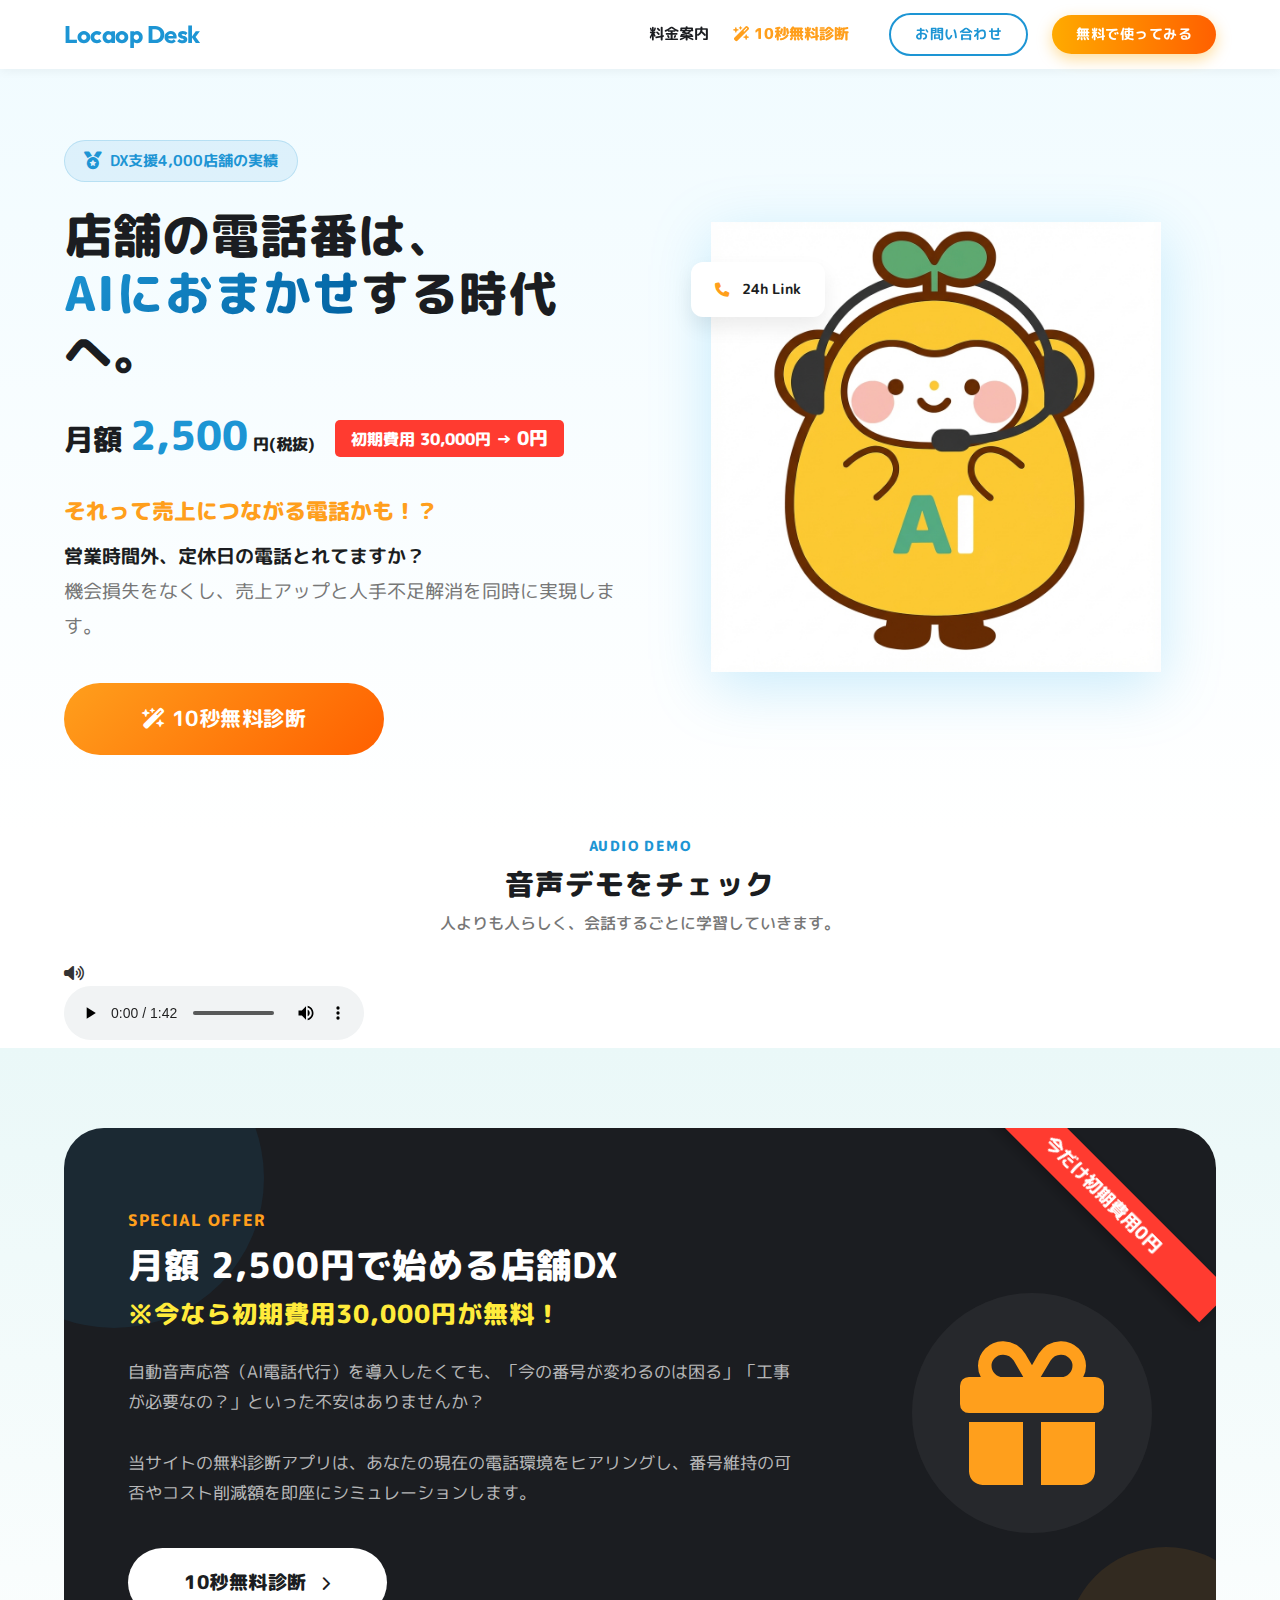
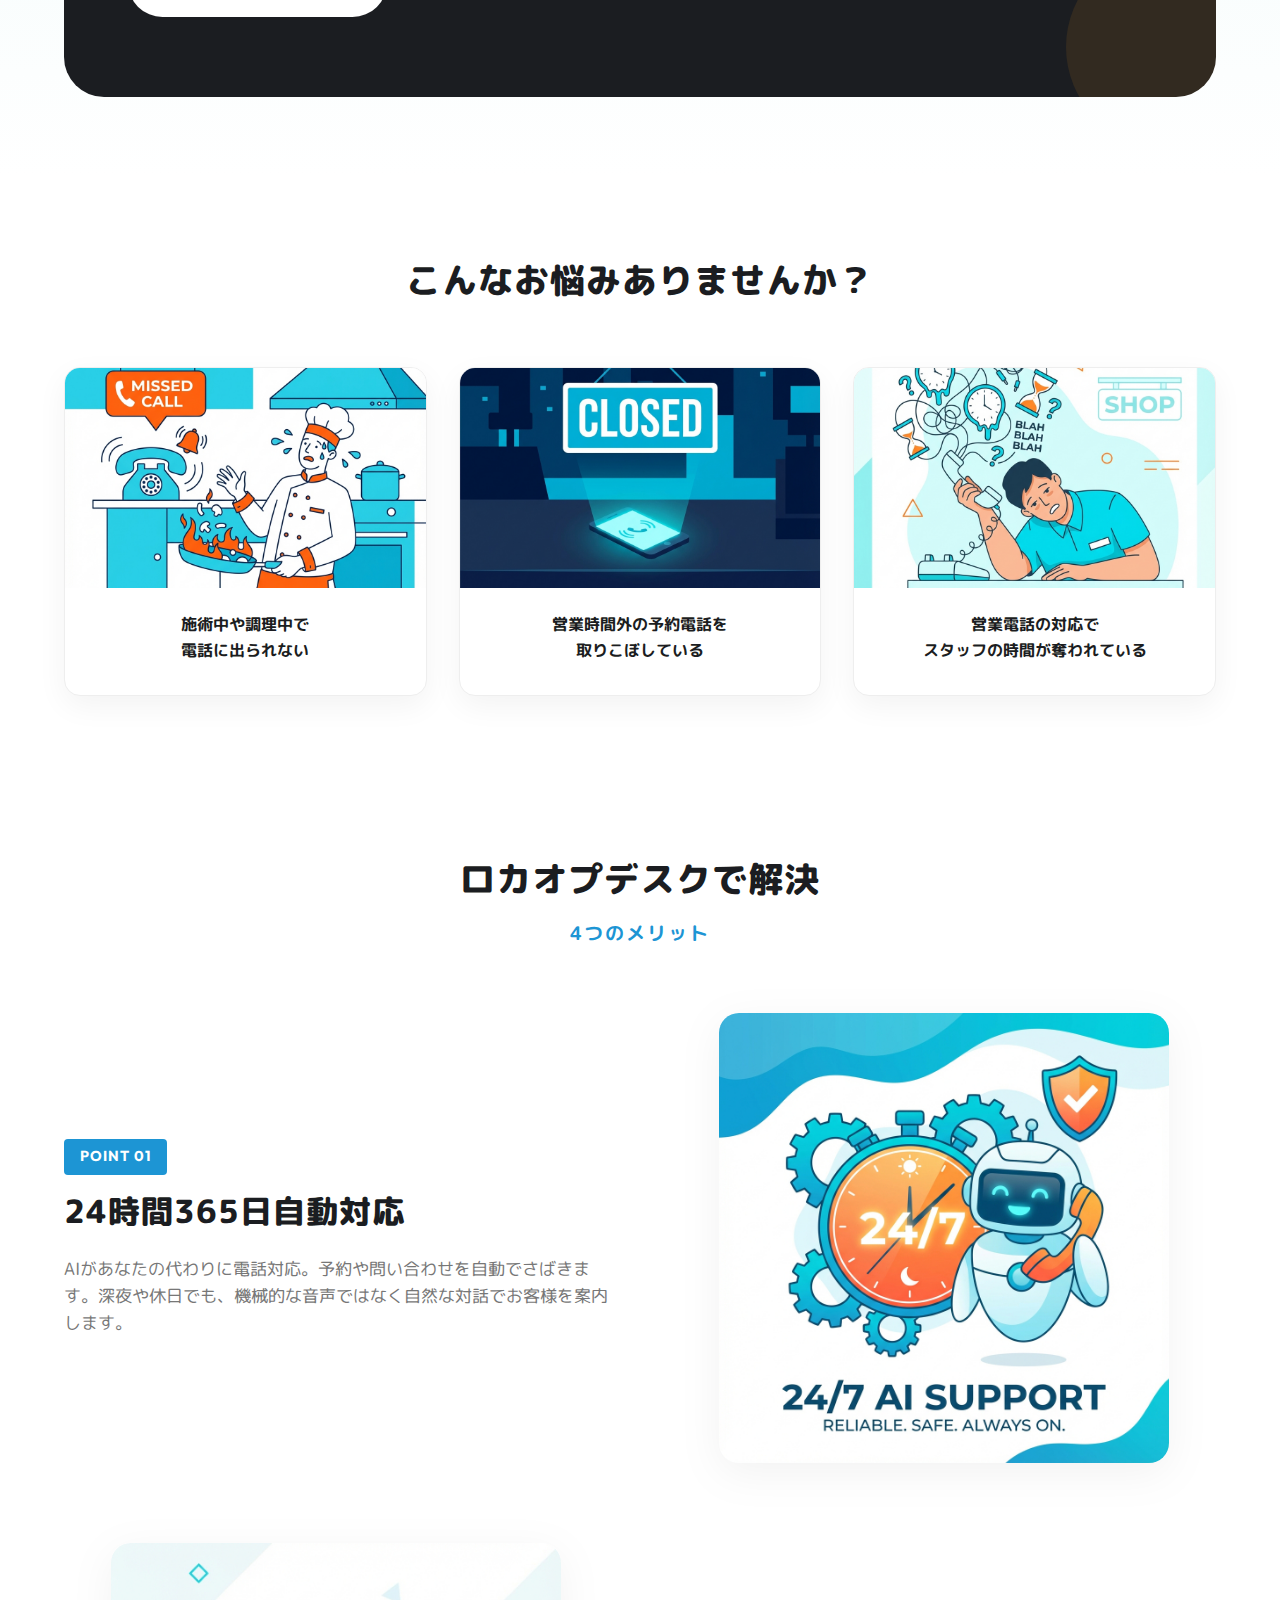
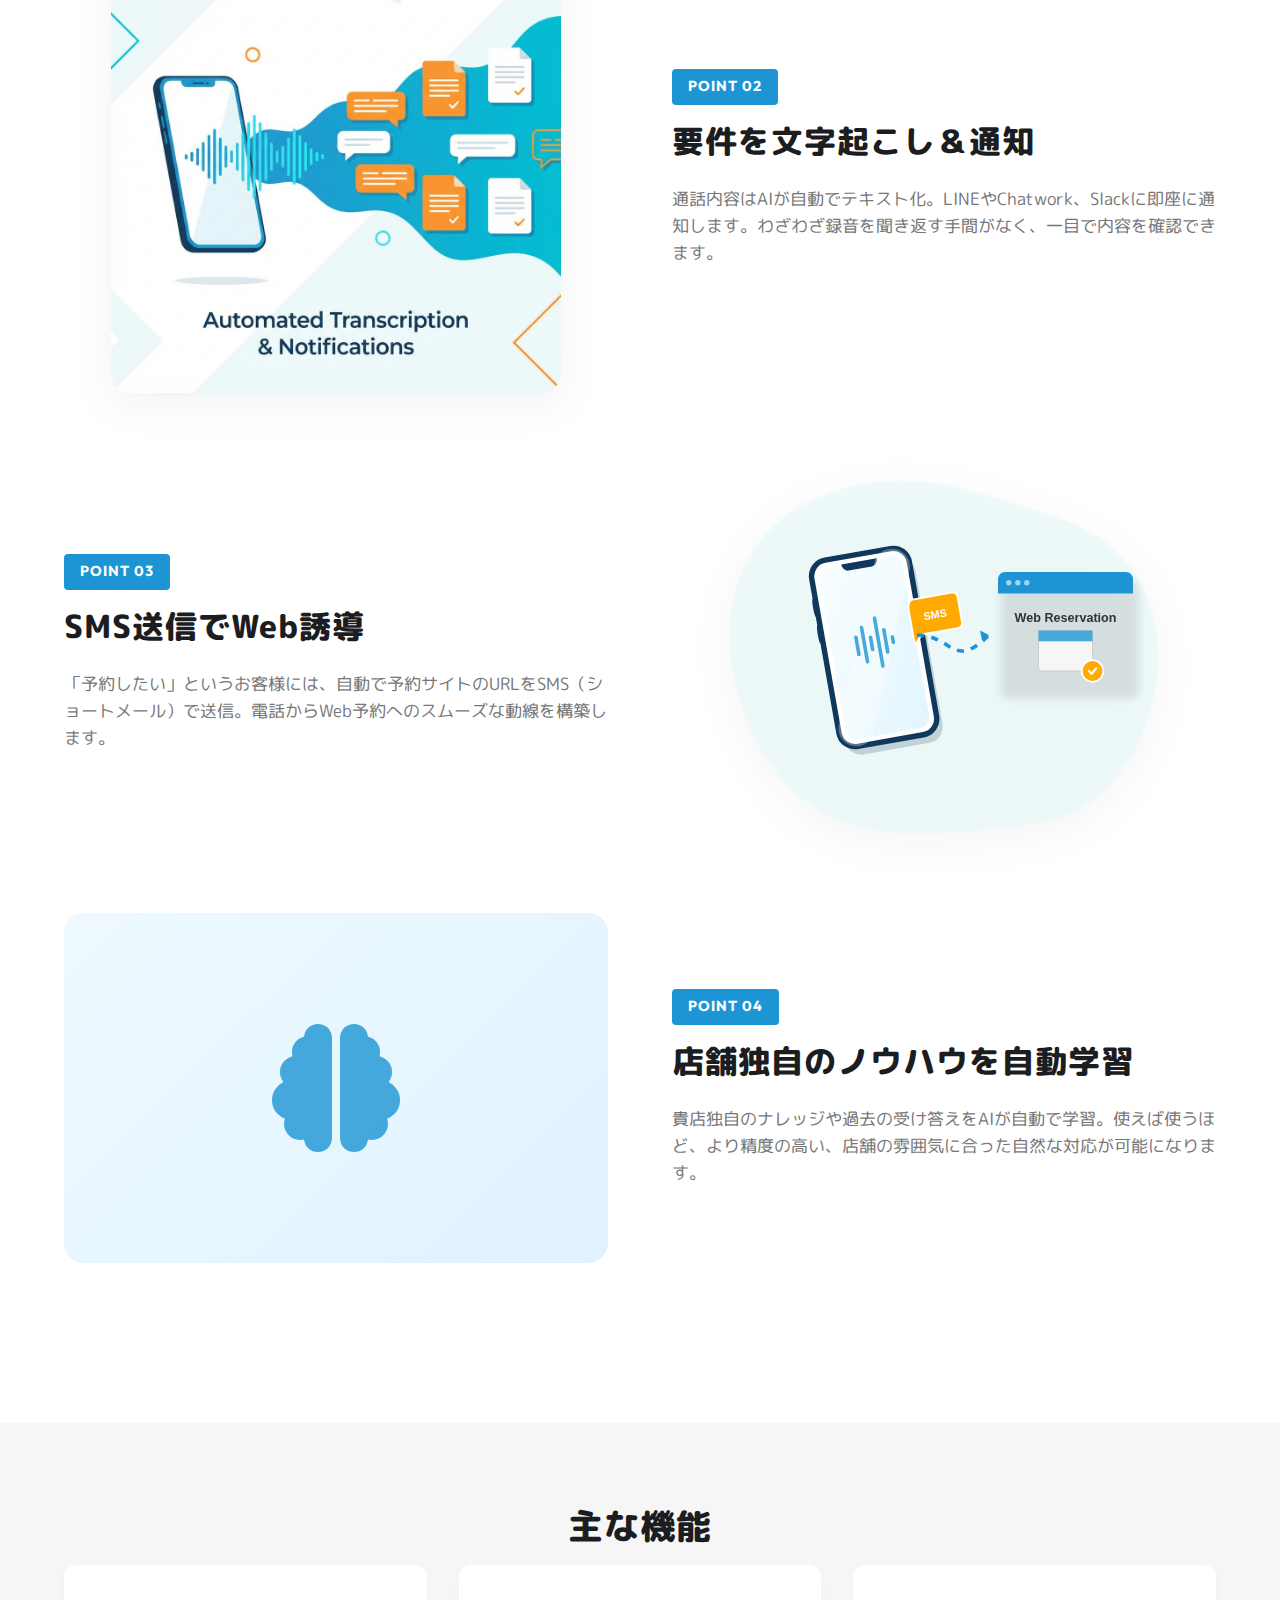
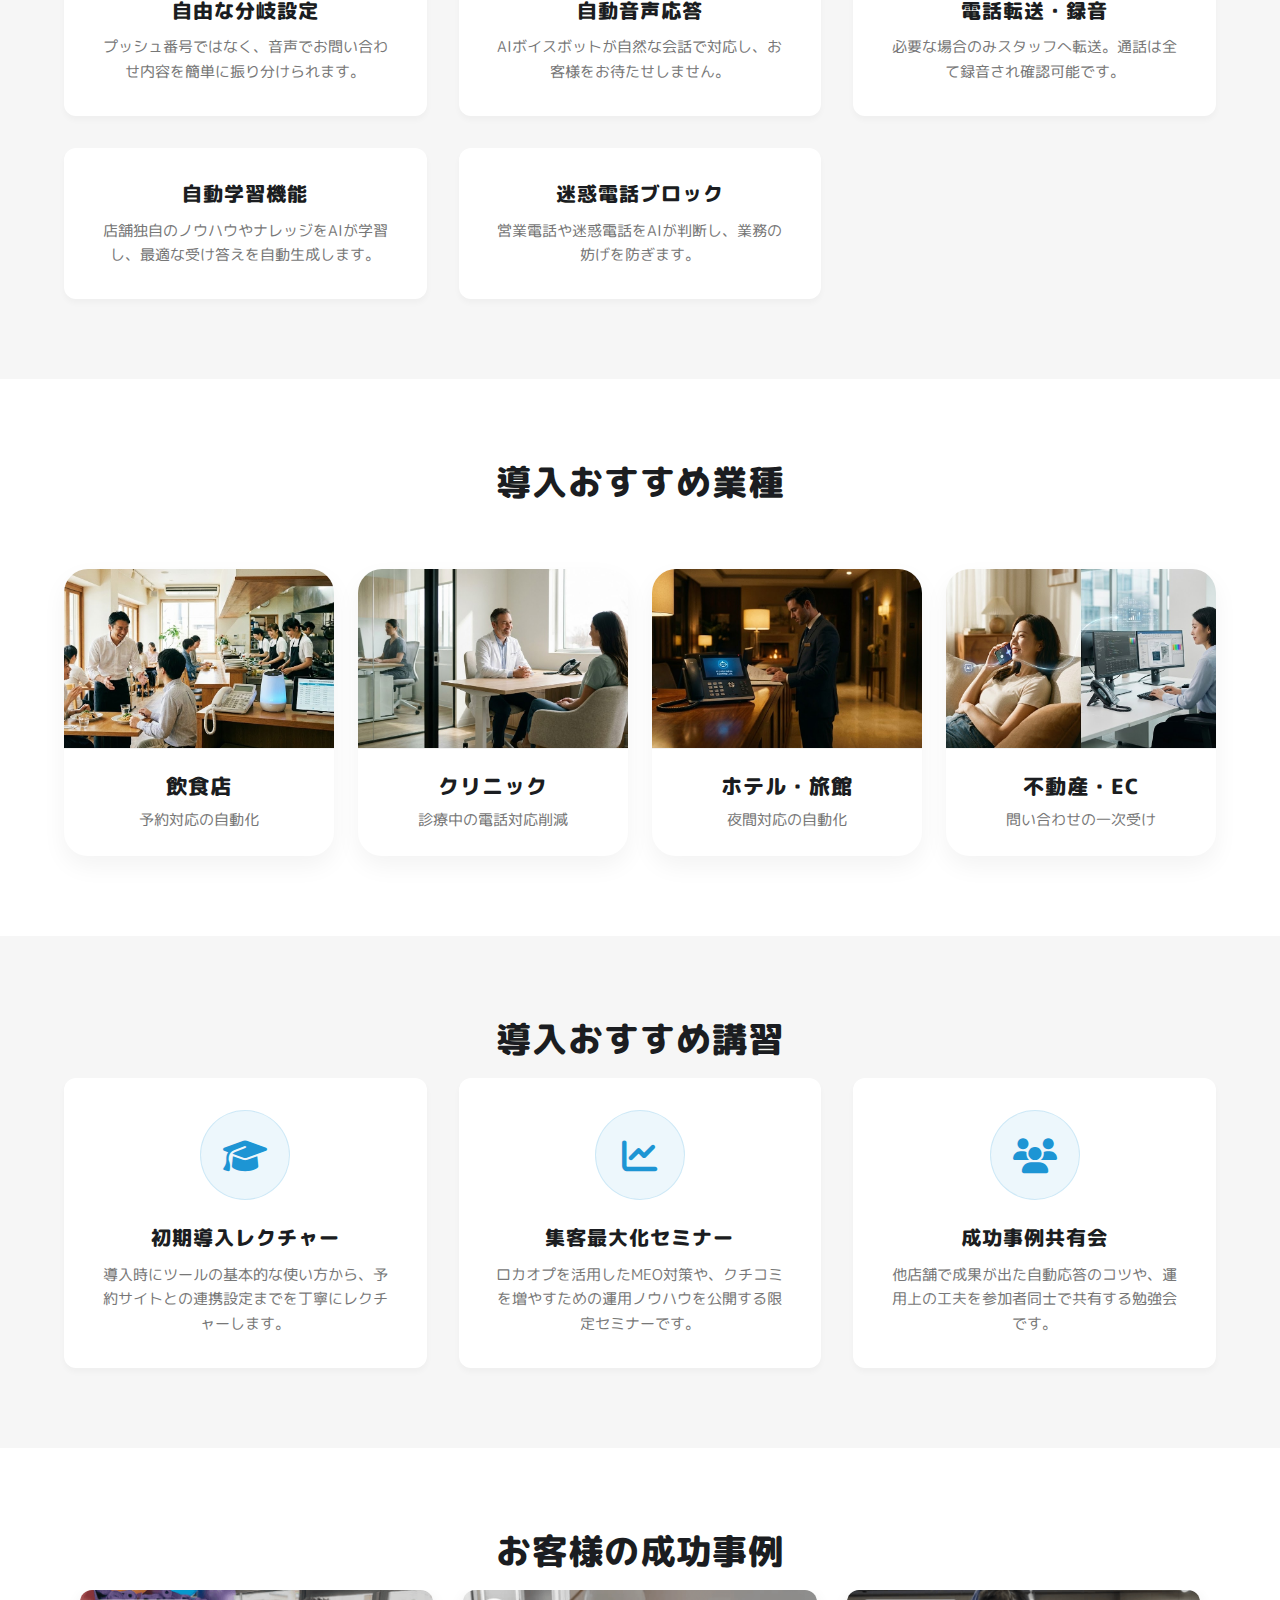
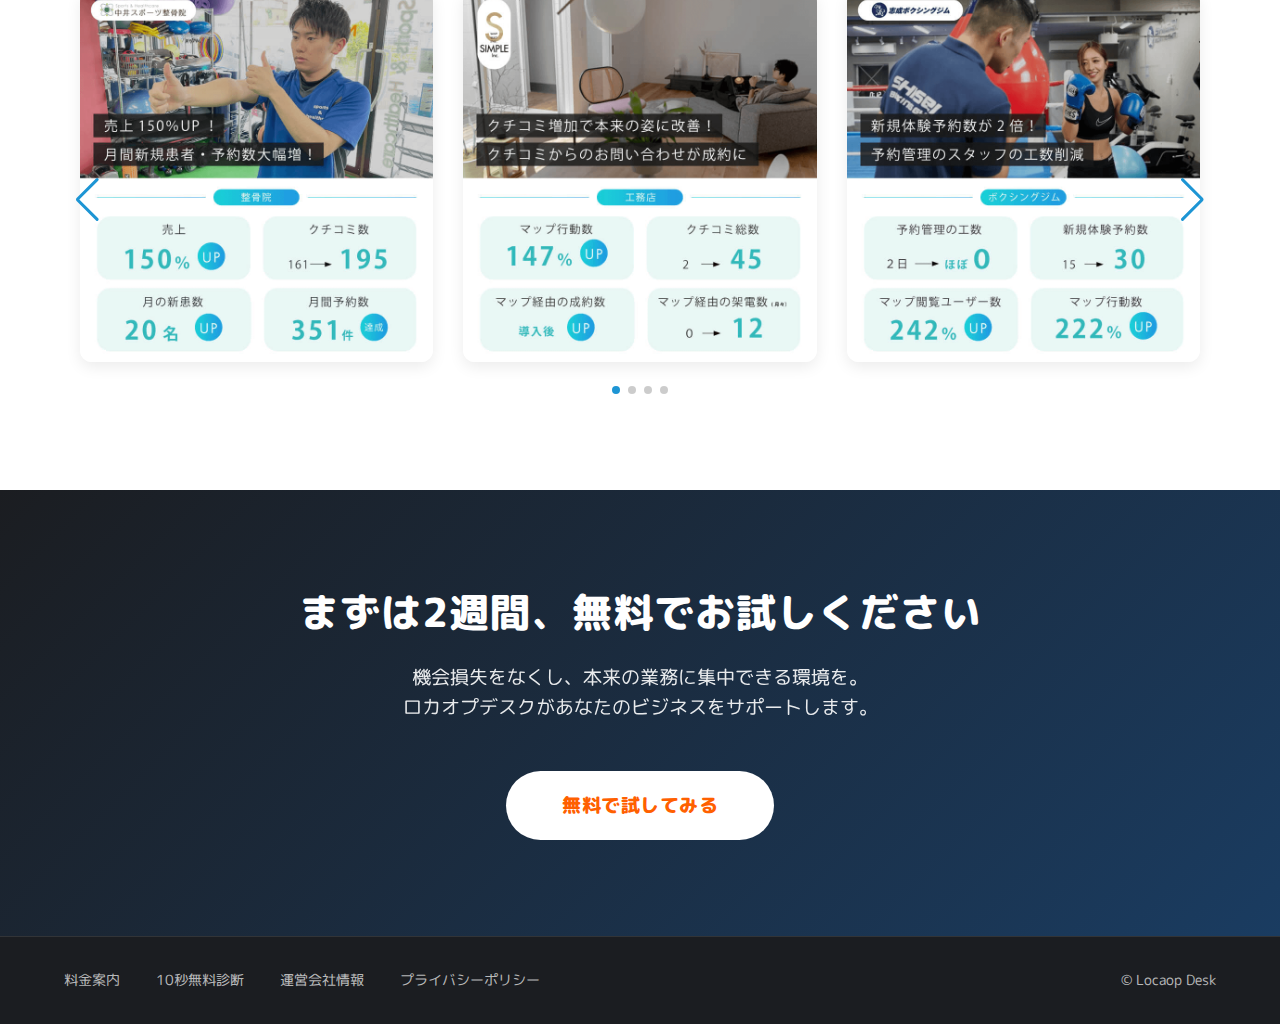
<file: index.html>
<!DOCTYPE html>
<html lang="ja">

<head>
    <meta charset="UTF-8">
    <meta name="viewport" content="width=device-width, initial-scale=1.0">
    <title>Locaop Desk (ロカオプデスク) | 店舗の電話番はAIにおまかせ</title>
    <meta name="description" content="24時間365日、AIが自動で電話対応。店舗の機会損失ゼロ・人手不足解消を実現する「ロカオプデスク」の公式サイトです。">
    <link rel="preconnect" href="https://fonts.googleapis.com">
    <link rel="preconnect" href="https://fonts.gstatic.com" crossorigin>
    <link
        href="https://fonts.googleapis.com/css2?family=M+PLUS+Rounded+1c:wght@400;500;700;800&family=Noto+Sans+JP:wght@400;500;700&family=Outfit:wght@500;700&display=swap"
        rel="stylesheet">
    <link rel="stylesheet" href="https://cdn.jsdelivr.net/npm/swiper@11/swiper-bundle.min.css" />
    <link rel="stylesheet" href="style.css">
    <link rel="stylesheet" href="https://cdnjs.cloudflare.com/ajax/libs/font-awesome/6.4.0/css/all.min.css">
</head>

<body>
    <!-- Header -->
    <header class="header">
        <div class="container header-container">
            <div class="logo">
                <span class="logo-text">Locaop Desk</span>
            </div>
            <nav class="header-nav">
                <a href="pricing.html" class="nav-link">料金案内</a>
                <a href="guide.html" class="nav-link" style="color: var(--accent); font-weight: 800;"><i
                        class="fa-solid fa-wand-magic-sparkles"></i> 10秒無料診断</a>
                <a href="guide.html" class="btn btn-outline" style="margin-left: 1rem;">お問い合わせ</a>
                <a href="guide.html" class="btn btn-primary">無料で使ってみる</a>
            </nav>
        </div>
    </header>

    <!-- Main Visual (Hero) -->
    <section class="hero">
        <div class="container hero-container">
            <div class="hero-content">
                <div class="trust-badge animate__animated animate__fadeInDown">
                    <i class="fa-solid fa-medal"></i> DX支援4,000店舗の実績
                </div>
                <h1 class="hero-title">
                    店舗の電話番は、<br>
                    <span class="text-gradient">AIにおまかせ</span>する時代へ。
                </h1>
                <div class="price-badge-wrap animate__animated animate__fadeInUp" style="margin-bottom: 1.5rem;">
                    <span class="price-main" style="font-size: 1.8rem; font-weight: 800; color: var(--navy);">月額 <span
                            style="font-size: 2.5rem; color: var(--primary);">2,500</span><span
                            style="font-size: 1rem;"> 円(税抜)</span></span>
                    <div class="campaign-tag"
                        style="display: inline-block; background: #FF3B30; color: #fff; padding: 0.2rem 1rem; border-radius: 5px; font-weight: 800; margin-left: 1rem; position: relative; top: -5px; animation: pulse-red 2s infinite;">
                        初期費用 30,000円 → <span style="font-size: 1.2rem;">0円</span>
                    </div>
                </div>
                <p class="hero-subtitle">
                    <span
                        style="color: var(--accent); font-weight: 800; font-size: 1.4rem; display: block; margin-bottom: 0.5rem;">それって売上につながる電話かも！？</span>
                    <span style="font-weight: 700; color: var(--navy);">営業時間外、定休日の電話とれてますか？</span><br>
                    機会損失をなくし、売上アップと人手不足解消を同時に実現します。
                </p>
                <div class="hero-cta">
                    <a href="guide.html" class="btn btn-lg shadow-pulse"
                        style="background: linear-gradient(135deg, #FF9F1C 0%, #FF6000 100%); color: #fff; min-width: 320px; font-size: 1.3rem;">
                        <i class="fa-solid fa-wand-magic-sparkles"></i> 10秒無料診断
                    </a>
                </div>
            </div>
            <div class="hero-image">
                <div class="image-wrapper">
                    <img src="operator.png" alt="Locaop Desk AI Operator" class="hero-mascot">
                    <div class="floating-card card-1">
                        <i class="fa-solid fa-phone"></i>
                        <span>24h Link</span>
                    </div>
                </div>
            </div>
        </div>
    </section>


    <!-- Audio Demo Section -->
    <section class="section-audio">
        <div class="container">
            <div class="text-center" style="margin-bottom: 1.5rem;">
                <span
                    style="color: var(--primary); font-weight: 800; font-size: 0.9rem; letter-spacing: 0.1em; display: block; margin-bottom: 0.5rem;">AUDIO
                    DEMO</span>
                <h2 style="font-size: 1.8rem; color: var(--navy);">音声デモをチェック</h2>
                <p style="color: var(--text-light); font-weight: 500; margin-top: 0.5rem;">人よりも人らしく、会話するごとに学習していきます。</p>
            </div>
            <div class="audio-box">
                <div class="audio-icon">
                    <i class="fa-solid fa-volume-high"></i>
                </div>
                <audio controls class="promo-audio">
                    <source src="demo.m4a" type="audio/mp4">
                    Your browser does not support the audio element.
                </audio>
            </div>
        </div>
    </section>

    <!-- Diagnosis Promo Section (Restored & Refined) -->
    <section class="section section-diagnosis-promo"
        style="background: linear-gradient(180deg, var(--bg-light-teal) 0%, var(--white) 100%);">
        <div class="container">
            <div class="diagnosis-promo-banner"
                style="background: var(--navy); border-radius: 40px; padding: 5rem 4rem; display: flex; align-items: center; justify-content: space-between; overflow: hidden; position: relative; gap: 4rem;">

                <!-- Campaign Corner Ribbon -->
                <div
                    style="position: absolute; top: 45px; right: -45px; background: #FF3B30; color: #fff; padding: 0.5rem 5rem; transform: rotate(45deg); font-weight: 800; z-index: 10; font-size: 1.1rem; box-shadow: 0 5px 15px rgba(0,0,0,0.3);">
                    今だけ初期費用0円
                </div>

                <!-- Decorative Circles -->
                <div
                    style="position: absolute; top: -100px; left: -100px; width: 300px; height: 300px; background: rgba(29, 149, 212, 0.1); border-radius: 50%;">
                </div>
                <div
                    style="position: absolute; bottom: -50px; right: -50px; width: 200px; height: 200px; background: rgba(255, 159, 28, 0.1); border-radius: 50%;">
                </div>

                <div class="promo-text" style="position: relative; z-index: 2; flex: 1.4; max-width: 700px;">
                    <div style="margin-bottom: 1.5rem;">
                        <span style="color: var(--accent); font-weight: 800; letter-spacing: 1px;">SPECIAL OFFER</span>
                        <h2 style="color: var(--white); font-size: 2.2rem; margin-top: 0.5rem; line-height: 1.3;">
                            月額 2,500円で始める店舗DX<br>
                            <span style="font-size: 0.7em; color: #ffeb3b;">※今なら初期費用30,000円が無料！</span>
                        </h2>
                    </div>
                    <p
                        style="color: rgba(255,255,255,0.7); font-size: 1.05rem; margin-bottom: 2.5rem; line-height: 1.8;">
                        自動音声応答（AI電話代行）を導入したくても、「今の番号が変わるのは困る」「工事が必要なの？」といった不安はありませんか？<br><br>
                        当サイトの無料診断アプリは、あなたの現在の電話環境をヒアリングし、番号維持の可否やコスト削減額を即座にシミュレーションします。
                    </p>
                    <a href="guide.html" class="btn btn-lg"
                        style="background: var(--white); color: var(--navy); font-size: 1.2rem; padding: 1.2rem 3.5rem; font-weight: 800;">
                        10秒無料診断 <i class="fa-solid fa-chevron-right"
                            style="font-size: 0.9rem; margin-left: 0.5rem;"></i>
                    </a>
                </div>

                <div class="promo-icon"
                    style="position: relative; z-index: 2; flex: 0.6; text-align: right; display: block;">
                    <div
                        style="background: rgba(255,255,255,0.05); padding: 3rem; border-radius: 50%; backdrop-filter: blur(10px); display: inline-block;">
                        <i class="fa-solid fa-gift" style="font-size: 9rem; color: var(--accent);"></i>
                    </div>
                </div>
            </div>
        </div>
    </section>
    <section class="section section-problems">
        <div class="container">
            <h2 class="section-title text-center">こんなお悩みありませんか？</h2>
            <div class="problems-grid">
                <div class="problem-card">
                    <div class="problem-img-wrapper">
                        <img src="problem_busy.png" alt="調理中で忙しい" class="problem-img">
                    </div>
                    <p class="problem-text">施術中や調理中で<br>電話に出られない</p>
                </div>
                <div class="problem-card">
                    <div class="problem-img-wrapper">
                        <img src="problem_closed.png" alt="営業時間外の電話" class="problem-img">
                    </div>
                    <p class="problem-text">営業時間外の予約電話を<br>取りこぼしている</p>
                </div>
                <div class="problem-card">
                    <div class="problem-img-wrapper">
                        <img src="problem_spam.png" alt="営業電話の対応" class="problem-img">
                    </div>
                    <p class="problem-text">営業電話の対応で<br>スタッフの時間が奪われている</p>
                </div>
            </div>
        </div>
    </section>

    <!-- Solutions -->
    <section class="section section-solutions">
        <div class="container">
            <h2 class="section-title text-center">ロカオプデスクで解決</h2>
            <p class="section-subtitle text-center">4つのメリット</p>

            <div class="solution-item">
                <div class="solution-text">
                    <span class="solution-label">POINT 01</span>
                    <h3 class="solution-head">24時間365日自動対応</h3>
                    <p class="solution-desc">AIがあなたの代わりに電話対応。予約や問い合わせを自動でさばきます。深夜や休日でも、機械的な音声ではなく自然な対話でお客様を案内します。</p>
                </div>
                <div class="solution-img-box">
                    <img src="solution_24h.png" alt="24時間365日対応" class="solution-img">
                </div>
            </div>

            <div class="solution-item reverse">
                <div class="solution-text">
                    <span class="solution-label">POINT 02</span>
                    <h3 class="solution-head">要件を文字起こし＆通知</h3>
                    <p class="solution-desc">
                        通話内容はAIが自動でテキスト化。LINEやChatwork、Slackに即座に通知します。わざわざ録音を聞き返す手間がなく、一目で内容を確認できます。</p>
                </div>
                <div class="solution-img-box">
                    <img src="solution_transcribe.png" alt="文字起こし通知" class="solution-img">
                </div>
            </div>

            <div class="solution-item">
                <div class="solution-text">
                    <span class="solution-label">POINT 03</span>
                    <h3 class="solution-head">SMS送信でWeb誘導</h3>
                    <p class="solution-desc">「予約したい」というお客様には、自動で予約サイトのURLをSMS（ショートメール）で送信。電話からWeb予約へのスムーズな動線を構築します。</p>
                </div>
                <div class="solution-img-box">
                    <img src="solution_sms.svg" alt="SMSからWeb予約へ" class="solution-img">
                </div>
            </div>

            <div class="solution-item reverse">
                <div class="solution-text">
                    <span class="solution-label">POINT 04</span>
                    <h3 class="solution-head">店舗独自のノウハウを自動学習</h3>
                    <p class="solution-desc">貴店独自のナレッジや過去の受け答えをAIが自動で学習。使えば使うほど、より精度の高い、店舗の雰囲気に合った自然な対応が可能になります。</p>
                </div>
                <div class="solution-img-box"
                    style="background: linear-gradient(135deg, #eef9ff 0%, #e0f2fe 100%); border-radius: 20px;">
                    <i class="fa-solid fa-brain" style="font-size: 8rem; color: var(--primary); opacity: 0.8;"></i>
                </div>
            </div>
        </div>
    </section>

    <!-- Features -->
    <section class="section section-features bg-light">
        <div class="container">
            <h2 class="section-title text-center">主な機能</h2>
            <div class="features-grid">
                <div class="feature-card">

                    <h3>自由な分岐設定</h3>
                    <p>プッシュ番号ではなく、音声でお問い合わせ内容を簡単に振り分けられます。</p>
                </div>
                <div class="feature-card">

                    <h3>自動音声応答</h3>
                    <p>AIボイスボットが自然な会話で対応し、お客様をお待たせしません。</p>
                </div>
                <div class="feature-card">

                    <h3>電話転送・録音</h3>
                    <p>必要な場合のみスタッフへ転送。通話は全て録音され確認可能です。</p>
                </div>
                <div class="feature-card">
                    <h3>自動学習機能</h3>
                    <p>店舗独自のノウハウやナレッジをAIが学習し、最適な受け答えを自動生成します。</p>
                </div>
                <div class="feature-card">
                    <h3>迷惑電話ブロック</h3>
                    <p>営業電話や迷惑電話をAIが判断し、業務の妨げを防ぎます。</p>
                </div>
            </div>
        </div>
    </section>

    <!-- Use Cases -->
    <section class="section section-cases">
        <div class="container">
            <h2 class="section-title text-center">導入おすすめ業種</h2>
            <div class="cases-grid">
                <div class="case-card">
                    <div class="case-img-holder">
                        <img src="industry_restaurant.jpg" alt="飲食店">
                    </div>
                    <div class="case-content">
                        <h3>飲食店</h3>
                        <p>予約対応の自動化</p>
                    </div>
                </div>
                <div class="case-card">
                    <div class="case-img-holder">
                        <img src="industry_clinic.png" alt="クリニック">
                    </div>
                    <div class="case-content">
                        <h3>クリニック</h3>
                        <p>診療中の電話対応削減</p>
                    </div>
                </div>
                <div class="case-card">
                    <div class="case-img-holder">
                        <img src="industry_hotel.png" alt="ホテル・旅館">
                    </div>
                    <div class="case-content">
                        <h3>ホテル・旅館</h3>
                        <p>夜間対応の自動化</p>
                    </div>
                </div>
                <div class="case-card">
                    <div class="case-img-holder">
                        <img src="industry_realestate.png" alt="不動産・EC">
                    </div>
                    <div class="case-content">
                        <h3>不動産・EC</h3>
                        <p>問い合わせの一次受け</p>
                    </div>
                </div>
            </div>
        </div>
    </section>

    <!-- Recommended Courses -->
    <section class="section section-courses bg-light">
        <div class="container">
            <h2 class="section-title text-center">導入おすすめ講習</h2>
            <div class="features-grid">
                <div class="feature-card">
                    <div class="feature-icon">
                        <i class="fa-solid fa-graduation-cap"></i>
                    </div>
                    <h3>初期導入レクチャー</h3>
                    <p>導入時にツールの基本的な使い方から、予約サイトとの連携設定までを丁寧にレクチャーします。</p>
                </div>
                <div class="feature-card">
                    <div class="feature-icon">
                        <i class="fa-solid fa-chart-line"></i>
                    </div>
                    <h3>集客最大化セミナー</h3>
                    <p>ロカオプを活用したMEO対策や、クチコミを増やすための運用ノウハウを公開する限定セミナーです。</p>
                </div>
                <div class="feature-card">
                    <div class="feature-icon">
                        <i class="fa-solid fa-users"></i>
                    </div>
                    <h3>成功事例共有会</h3>
                    <p>他店舗で成果が出た自動応答のコツや、運用上の工夫を参加者同士で共有する勉強会です。</p>
                </div>
            </div>
        </div>
    </section>



    <!-- Success Stories -->
    <section class="section section-success">
        <div class="container">
            <h2 class="section-title text-center">お客様の成功事例</h2>
            <div class="swiper success-swiper">
                <div class="swiper-wrapper">
                    <div class="swiper-slide">
                        <img src="mf4i1.png" alt="中井スポーツ整骨院" class="success-img">
                    </div>
                    <div class="swiper-slide">
                        <img src="mf4i2.png" alt="工務店" class="success-img">
                    </div>
                    <div class="swiper-slide">
                        <img src="mf4i3.png" alt="ボクシングジム" class="success-img">
                    </div>
                    <div class="swiper-slide">
                        <img src="mf4i4.png" alt="写真スタジオ" class="success-img">
                    </div>
                </div>
                <!-- Pagination -->
                <div class="swiper-pagination"></div>
                <!-- Navigation -->
                <div class="swiper-button-prev"></div>
                <div class="swiper-button-next"></div>
            </div>
        </div>
    </section>



    <!-- CTA Area -->
    <section class="section section-cta" id="trial">
        <div class="container text-center">
            <h2 class="cta-title">まずは2週間、無料でお試しください</h2>
            <p class="cta-desc">機会損失をなくし、本来の業務に集中できる環境を。<br>ロカオプデスクがあなたのビジネスをサポートします。</p>
            <a href="guide.html" class="btn btn-white btn-lg shadow-pulse-white">無料で試してみる</a>
        </div>
    </section>

    <!-- Footer -->
    <footer class="footer">
        <div class="container footer-container">
            <div class="footer-links">
                <a href="pricing.html">料金案内</a>
                <a href="guide.html">10秒無料診断</a>
                <a href="#">運営会社情報</a>
                <a href="#">プライバシーポリシー</a>
            </div>
            <div class="copyright">
                &copy; Locaop Desk
            </div>
        </div>
    </footer>
    <script src="https://cdn.jsdelivr.net/npm/swiper@11/swiper-bundle.min.js"></script>
    <script>
        document.addEventListener('DOMContentLoaded', function () {
            const successSwiper = new Swiper('.success-swiper', {
                slidesPerView: 1,
                spaceBetween: 30,
                loop: true,
                pagination: {
                    el: '.swiper-pagination',
                    clickable: true,
                },
                navigation: {
                    nextEl: '.swiper-button-next',
                    prevEl: '.swiper-button-prev',
                },
                breakpoints: {
                    768: {
                        slidesPerView: 2,
                    },
                    1024: {
                        slidesPerView: 3,
                    },
                },
                autoplay: {
                    delay: 5000,
                    disableOnInteraction: false,
                },
            });

            const audio = document.querySelector('.promo-audio');
            if (audio) {
                audio.playbackRate = 1.5;

                // Try to set currentTime when metadata loads
                audio.addEventListener('loadedmetadata', function () {
                    this.currentTime = 3;
                });

                // valid checking if metadata is already loaded
                if (audio.readyState >= 1) {
                    audio.currentTime = 3;
                }
            }
        });
    </script>
</body>

</html>
</file>
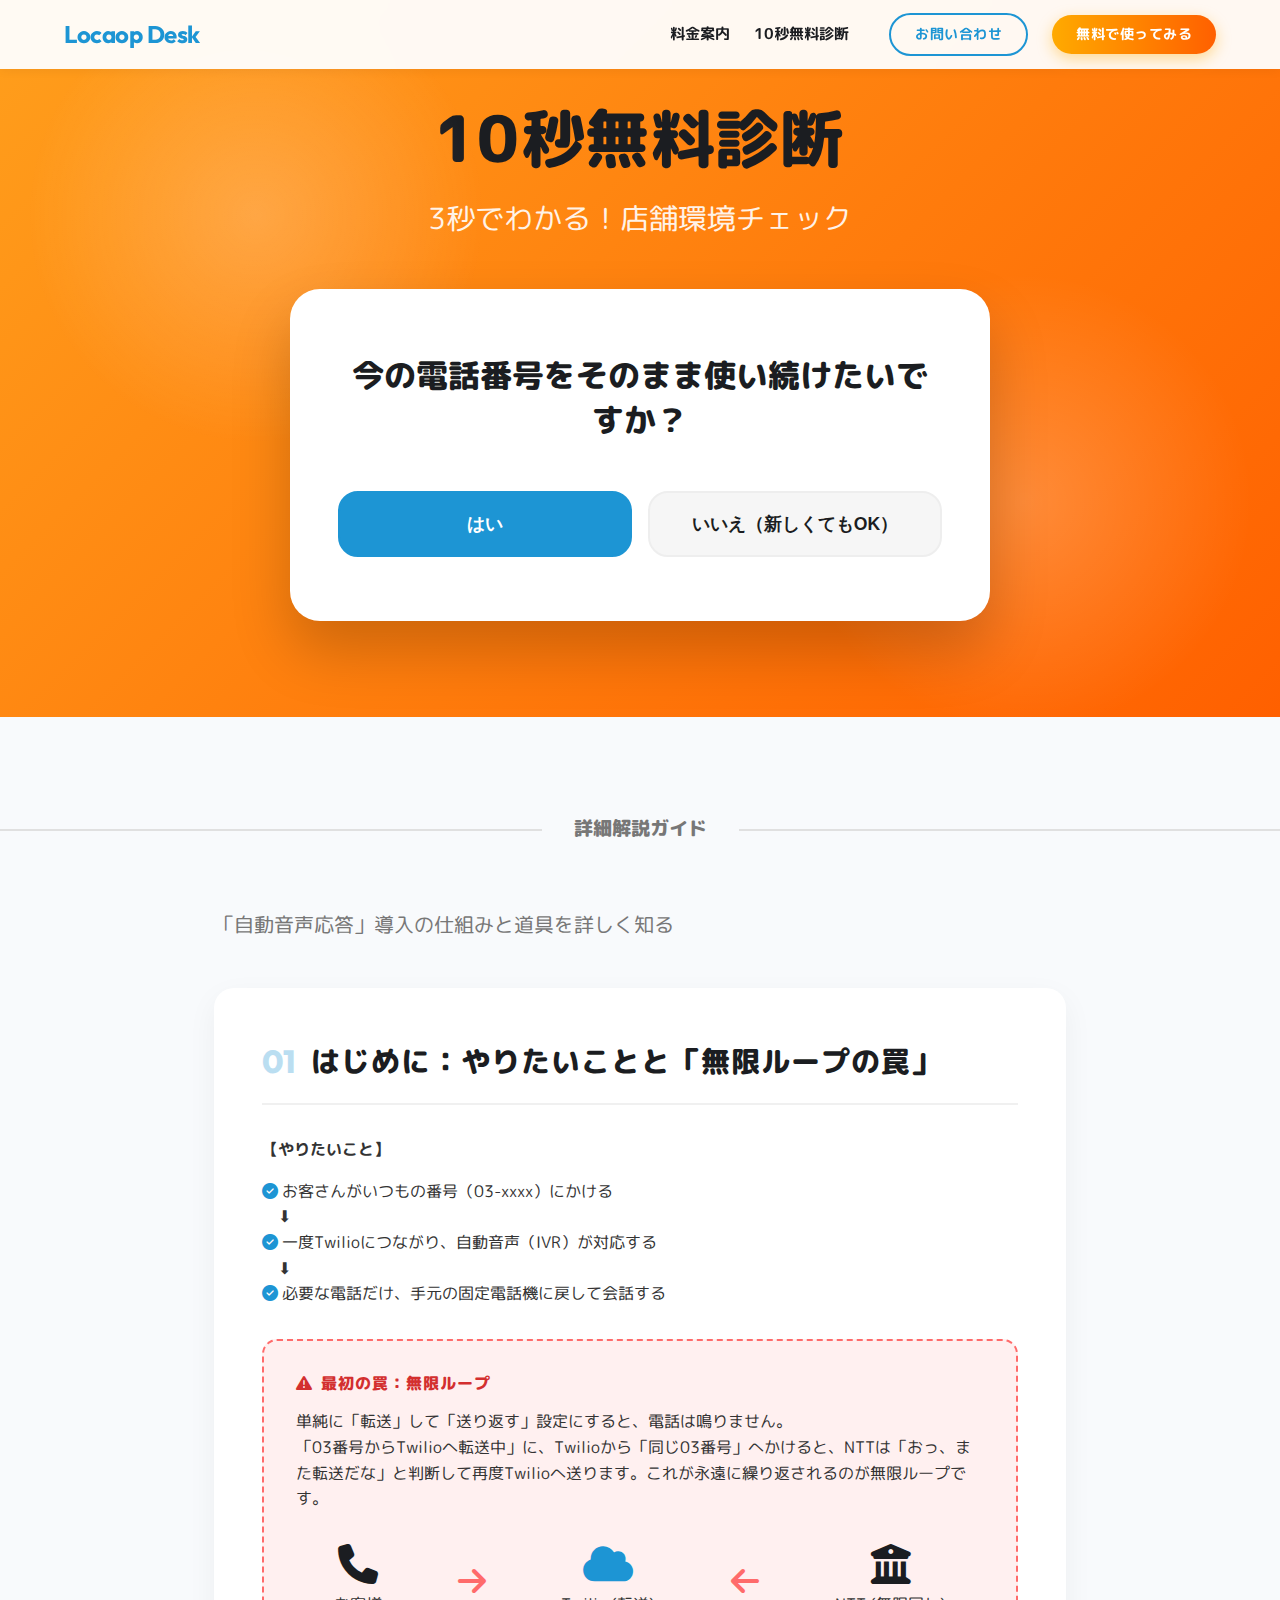
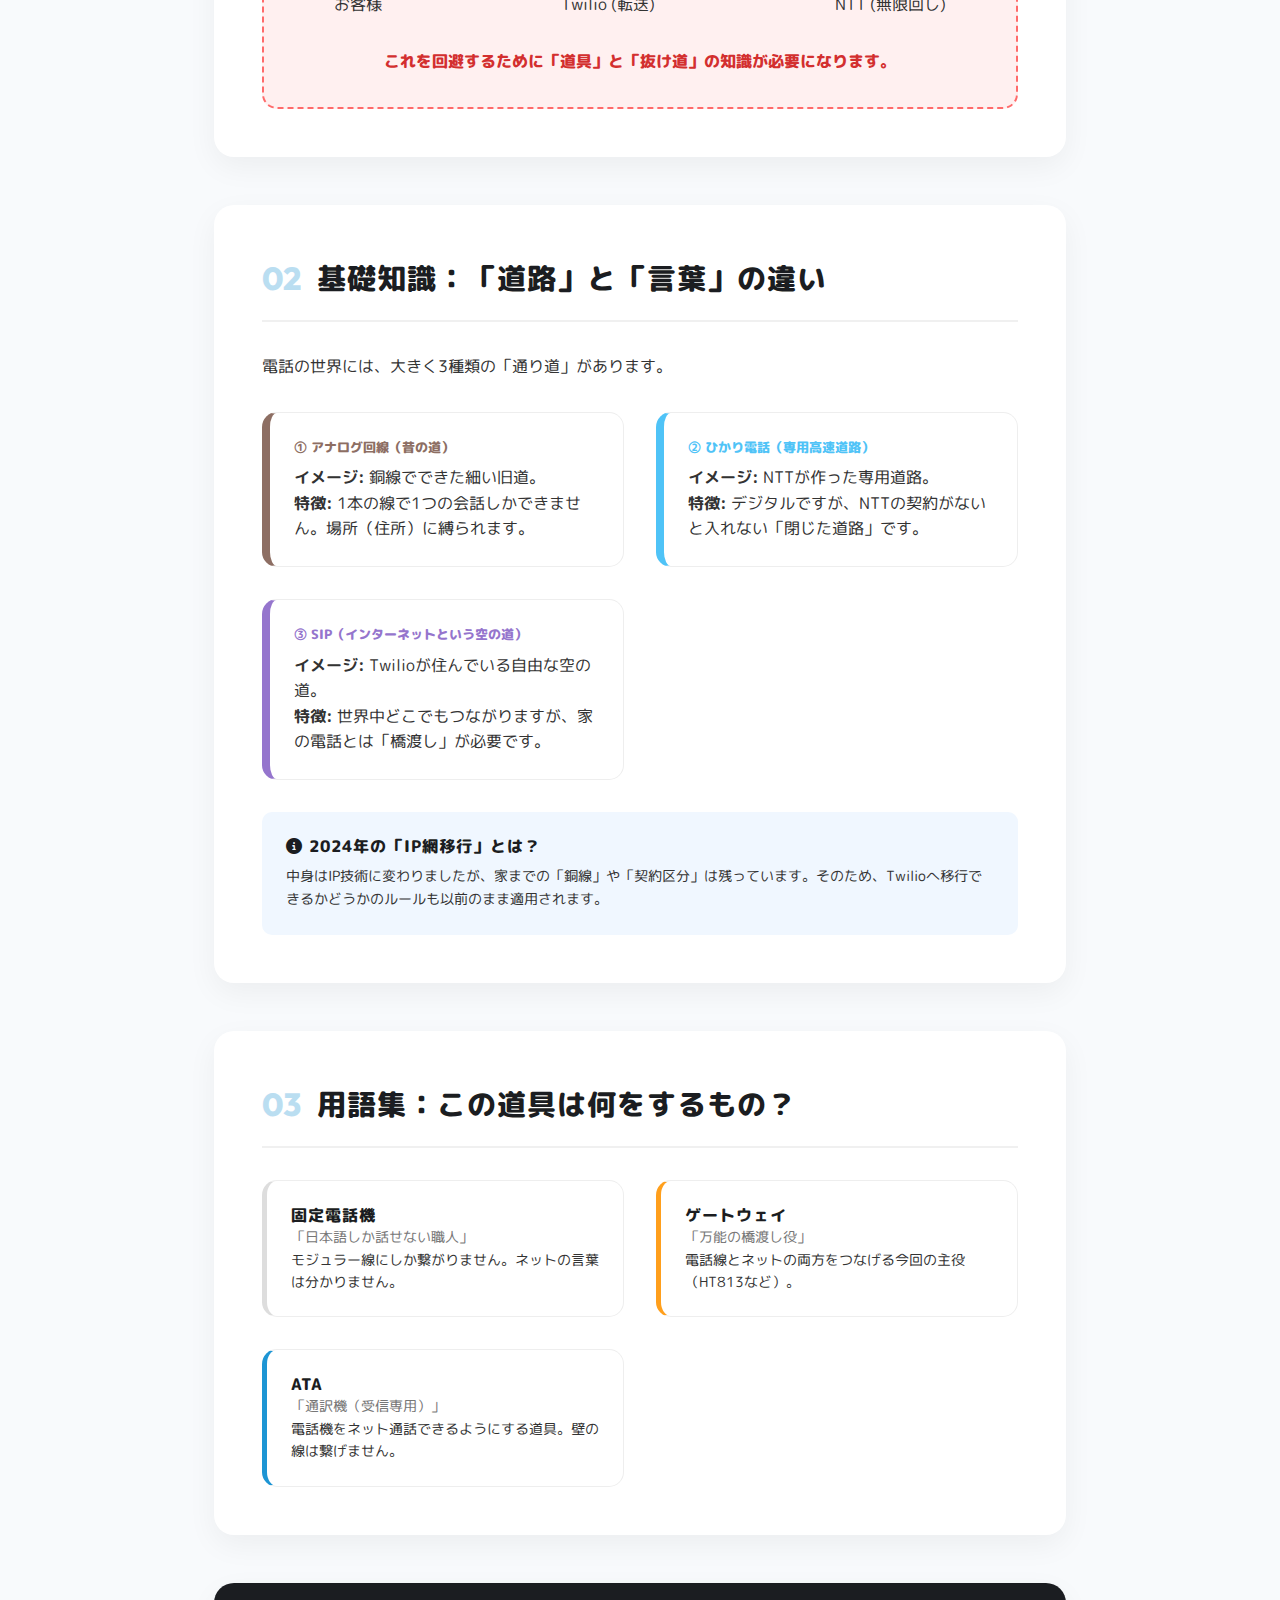
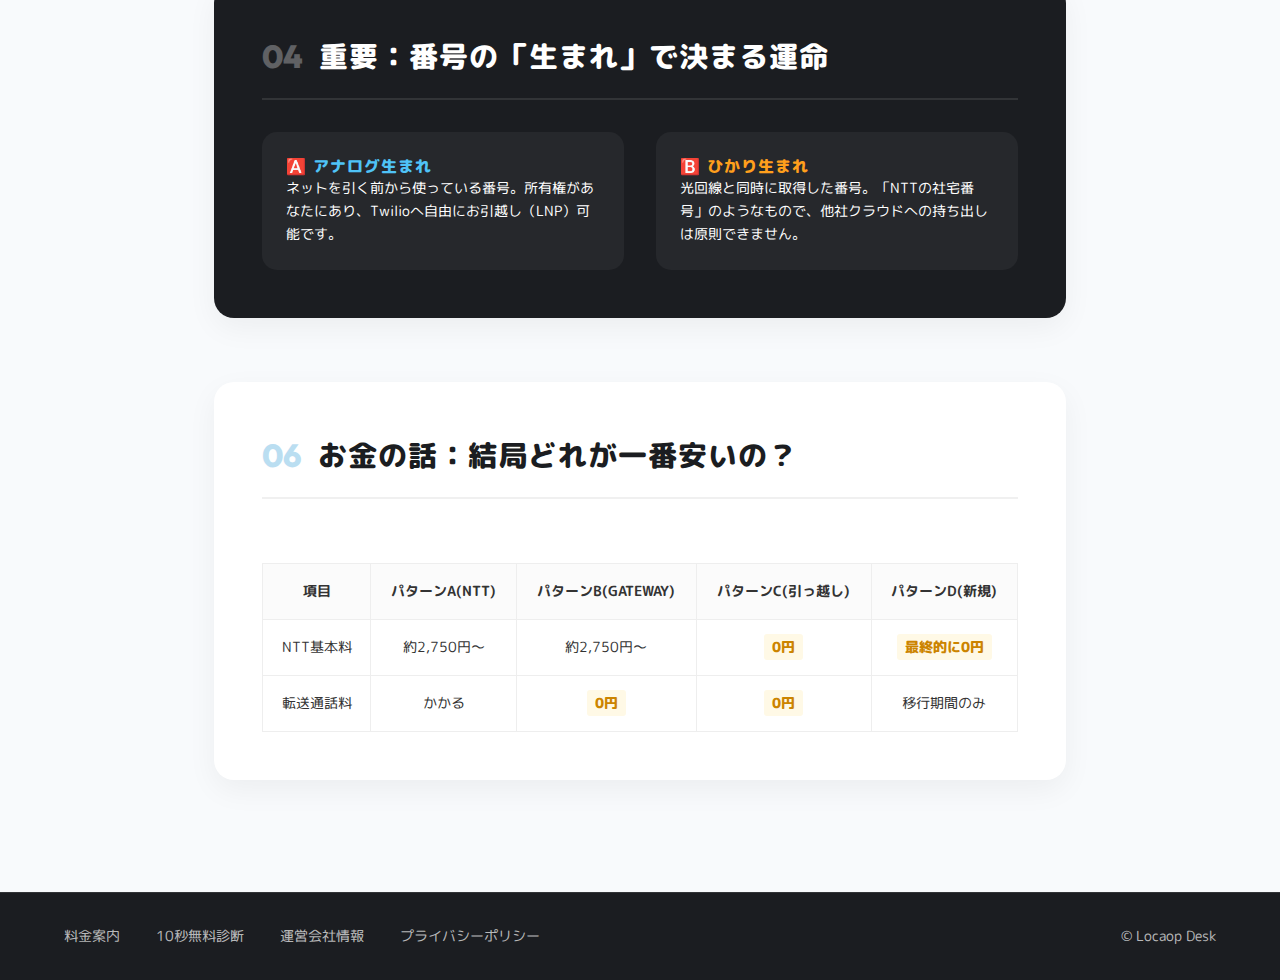
<file: guide.html>
<!DOCTYPE html>
<html lang="ja">

<head>
    <meta charset="UTF-8">
    <meta name="viewport" content="width=device-width, initial-scale=1.0">
    <title>事前環境チェック & 無料診断アプリ | Locaop Desk</title>
    <meta name="description" content="今の番号は使える？コストは下がる？3秒でわかる無料診断アプリで、あなたに最適な電話DXプランを判定します。">
    <link rel="preconnect" href="https://fonts.googleapis.com">
    <link rel="preconnect" href="https://fonts.gstatic.com" crossorigin>
    <link
        href="https://fonts.googleapis.com/css2?family=M+PLUS+Rounded+1c:wght@400;500;700;800&family=Noto+Sans+JP:wght@400;500;700&family=Outfit:wght@500;700&display=swap"
        rel="stylesheet">
    <link rel="stylesheet" href="style.css">
    <link rel="stylesheet" href="https://cdnjs.cloudflare.com/ajax/libs/font-awesome/6.4.0/css/all.min.css">
    <link rel="stylesheet" href="https://cdnjs.cloudflare.com/ajax/libs/animate.css/4.1.1/animate.min.css">
    <style>
        :root {
            --step-bg: #fff;
            --trap-bg: #fff0f0;
            --road-analog: #8d6e63;
            --road-hikari: #4fc3f7;
            --road-sip: #9575cd;
        }

        .guide-body {
            background-color: #f8fafc;
        }

        .guide-container {
            max-width: 900px;
            margin: 0 auto;
            padding: 4rem 1.5rem;
        }

        .guide-header {
            text-align: center;
            margin-bottom: 4rem;
        }

        .guide-badge {
            display: inline-block;
            background: var(--primary);
            color: #fff;
            padding: 0.3rem 1rem;
            border-radius: 50px;
            font-size: 0.9rem;
            font-weight: 700;
            margin-bottom: 1rem;
        }

        .guide-title {
            font-size: 2.5rem;
            margin-bottom: 1rem;
            color: var(--navy);
        }

        .guide-subtitle {
            font-size: 1.25rem;
            color: var(--text-light);
        }

        /* Intro Section */
        .section-card {
            background: #fff;
            border-radius: 20px;
            padding: 3rem;
            margin-bottom: 3rem;
            box-shadow: 0 10px 30px rgba(0, 0, 0, 0.05);
        }

        .section-header {
            display: flex;
            align-items: center;
            gap: 1rem;
            margin-bottom: 2rem;
            border-bottom: 2px solid #f0f0f0;
            padding-bottom: 1rem;
        }

        .section-number {
            font-family: var(--font-en);
            font-size: 2rem;
            font-weight: 800;
            color: var(--primary);
            opacity: 0.3;
        }

        .section-h {
            font-size: 1.8rem;
            margin: 0;
        }

        /* Infinite Loop Visualization */
        .trap-box {
            background: var(--trap-bg);
            border: 2px dashed #ff6b6b;
            border-radius: 15px;
            padding: 2rem;
            margin-top: 2rem;
            position: relative;
            overflow: hidden;
        }

        .trap-box h4 {
            color: #d32f2f;
            display: flex;
            align-items: center;
            gap: 0.5rem;
            margin-bottom: 1rem;
        }

        .loop-visual {
            display: flex;
            justify-content: space-around;
            align-items: center;
            margin: 2rem 0;
            position: relative;
        }

        .loop-item {
            text-align: center;
            z-index: 1;
        }

        .loop-icon {
            font-size: 2.5rem;
            margin-bottom: 0.5rem;
            color: var(--navy);
        }

        .loop-arrow {
            font-size: 2rem;
            color: #ff6b6b;
            animation: infinite-slide 2s linear infinite;
        }

        @keyframes infinite-slide {
            0% {
                transform: translateX(-10px);
                opacity: 0;
            }

            50% {
                transform: translateX(0);
                opacity: 1;
            }

            100% {
                transform: translateX(10px);
                opacity: 0;
            }
        }

        /* Road Visualization */
        .road-grid {
            display: grid;
            grid-template-columns: repeat(auto-fit, minmax(250px, 1fr));
            gap: 2rem;
            margin-top: 2rem;
        }

        .road-card {
            border-radius: 15px;
            padding: 1.5rem;
            position: relative;
            border: 1px solid #eee;
        }

        .road-card.analog {
            border-left: 8px solid var(--road-analog);
        }

        .road-card.hikari {
            border-left: 8px solid var(--road-hikari);
        }

        .road-card.sip {
            border-left: 8px solid var(--road-sip);
        }

        .road-tag {
            font-size: 0.8rem;
            font-weight: 800;
            text-transform: uppercase;
            margin-bottom: 0.5rem;
            display: block;
        }

        /* Diagnosis App Styles (MAIN) */
        .diagnosis-hero {
            background: linear-gradient(135deg, #FF9F1C 0%, #FF6000 100%);
            padding: 6rem 1.5rem;
            text-align: center;
            color: #fff;
            position: relative;
            overflow: hidden;
            margin-bottom: 4rem;
        }

        .diagnosis-hero::before {
            content: '';
            position: absolute;
            top: 0;
            left: 0;
            right: 0;
            bottom: 0;
            background-image: radial-gradient(circle at 20% 30%, rgba(255, 255, 255, 0.2) 0%, transparent 20%),
                radial-gradient(circle at 80% 70%, rgba(255, 255, 255, 0.2) 0%, transparent 20%);
            animation: pulse-bg 10s infinite alternate;
        }

        @keyframes pulse-bg {
            0% {
                transform: scale(1);
                opacity: 0.5;
            }

            100% {
                transform: scale(1.2);
                opacity: 1;
            }
        }

        .diag-card-wrap {
            max-width: 700px;
            margin: 0 auto;
            background: #fff;
            border-radius: 30px;
            padding: 4rem 3rem;
            color: var(--navy);
            box-shadow: 0 30px 60px rgba(0, 0, 0, 0.2);
            position: relative;
            z-index: 10;
        }

        .diag-question {
            font-size: 2rem;
            margin-bottom: 3rem;
            font-weight: 800;
            line-height: 1.4;
        }

        .diag-options {
            display: flex;
            gap: 1rem;
            justify-content: center;
            flex-wrap: wrap;
        }

        .diag-btn {
            flex: 1;
            min-width: 180px;
            background: var(--bg-light);
            color: var(--navy);
            border: 2px solid #eee;
            padding: 1.2rem 1.5rem;
            border-radius: 20px;
            font-size: 1.1rem;
            font-weight: 800;
            cursor: pointer;
            transition: all 0.3s cubic-bezier(0.175, 0.885, 0.32, 1.275);
        }

        .diag-btn.unknown {
            background: #f0f0f0;
            color: var(--text-light);
        }

        .diag-btn:hover {
            transform: scale(1.05) translateY(-5px);
            border-color: var(--primary);
            background: #fff;
            box-shadow: 0 10px 20px rgba(29, 149, 212, 0.1);
        }

        .diag-btn.primary {
            background: var(--primary);
            color: #fff;
            border-color: var(--primary);
        }

        .diag-btn.primary:hover {
            background: var(--primary-dark);
            box-shadow: 0 10px 20px rgba(29, 149, 212, 0.3);
        }

        .diag-result {
            display: none;
            text-align: left;
        }

        .sparkle {
            position: absolute;
            pointer-events: none;
            animation: sparkle-anim 0.8s forwards;
        }

        @keyframes sparkle-anim {
            0% {
                transform: scale(0) rotate(0deg);
                opacity: 1;
            }

            100% {
                transform: scale(2) rotate(180deg);
                opacity: 0;
            }
        }

        .result-shining {
            animation: shine-result 2s infinite;
            background: linear-gradient(90deg, transparent, rgba(255, 255, 255, 0.4), transparent);
            background-size: 200% 100%;
        }

        @keyframes shine-result {
            0% {
                background-position: 200% 0;
            }

            100% {
                background-position: -200% 0;
            }
        }

        /* Detail Guide Divider */
        .detail-divider {
            text-align: center;
            margin: 6rem 0 4rem;
            position: relative;
        }

        .detail-divider::before {
            content: '';
            position: absolute;
            top: 50%;
            left: 0;
            right: 0;
            height: 2px;
            background: #e0e0e0;
            z-index: 1;
        }

        .detail-divider span {
            background: #f8fafc;
            padding: 0 2rem;
            position: relative;
            z-index: 2;
            font-weight: 800;
            color: var(--text-light);
            font-size: 1.2rem;
        }

        /* Pattern Table */
        .cost-table-wrapper {
            overflow-x: auto;
        }

        .cost-table {
            width: 100%;
            border-collapse: collapse;
            margin-top: 2rem;
            font-size: 0.9rem;
        }

        .cost-table th,
        .cost-table td {
            border: 1px solid #eee;
            padding: 1rem;
            text-align: center;
        }

        .cost-table th {
            background: #fbfbfb;
            font-weight: 700;
        }

        .best-pick {
            background: #fff9e6;
            color: #cc8400;
            font-weight: 800;
            padding: 0.2rem 0.5rem;
            border-radius: 3px;
        }

        @keyframes fadeInUp {
            from {
                opacity: 0;
                transform: translateY(20px);
            }

            to {
                opacity: 1;
                transform: translateY(0);
            }
        }

        /* Responsive */
        @media (max-width: 768px) {
            .guide-title {
                font-size: 1.8rem;
            }

            .section-card {
                padding: 1.5rem;
            }

            .diag-options {
                flex-direction: column;
            }

            .diag-question {
                font-size: 1.4rem;
            }
        }
    </style>
</head>

<body class="guide-body">
    <header class="header">
        <div class="container header-container">
            <div class="logo">
                <a href="index.html" class="logo-text">Locaop Desk</a>
            </div>
            <nav class="header-nav">
                <a href="pricing.html" class="nav-link">料金案内</a>
                <a href="guide.html" class="nav-link">10秒無料診断</a>
                <a href="#diag-content" class="btn btn-outline" style="margin-left: 1rem;">お問い合わせ</a>
                <a href="#diag-content" class="btn btn-primary">無料で使ってみる</a>
            </nav>
        </div>
    </header>

    <div class="diagnosis-hero">
        <div class="container">
            <h1 class="animate__animated animate__bounceInDown" style="font-size: 4rem; margin-bottom: 1rem;">10秒無料診断
            </h1>
            <p class="animate__animated animate__fadeIn animate__delay-1s"
                style="font-size: 1.8rem; opacity: 0.9; margin-bottom: 3rem;">3秒でわかる！店舗環境チェック</p>

            <div class="diag-card-wrap animate__animated animate__zoomIn animate__delay-1s">
                <div id="diag-content">
                    <div class="diag-question" id="diag-question">今の電話番号をそのまま使い続けたいですか？</div>
                    <div class="diag-options" id="diag-options-container">
                        <button class="diag-btn primary" onclick="answer('yes', event)">はい</button>
                        <button class="diag-btn" onclick="answer('no', event)">いいえ（新しくてもOK）</button>
                    </div>
                </div>

                <div id="diag-result" class="diag-result">
                    <div id="loading-mask" style="display:none; text-align:center; padding: 2rem;">
                        <i class="fa-solid fa-sync fa-spin"
                            style="font-size: 4rem; color: var(--primary); margin-bottom: 1rem;"></i>
                        <p style="font-weight: 800;">最適なプランを分析中...</p>
                    </div>
                    <div id="result-content" style="display:none;">
                        <div class="result-pattern" id="result-pattern" style="background: var(--cta-gradient)">パターンC
                        </div>
                        <h2 id="result-title" style="margin-bottom: 1.5rem; font-size: 2.2rem;">ナンバーポータビリティ</h2>
                        <div style="background: #f0f7ff; padding: 1.5rem; border-radius: 15px; margin-bottom: 2rem;">
                            <p id="result-desc" style="font-weight: 500; line-height: 1.8;"></p>
                        </div>

                        <!-- Operator Consultation Section -->
                        <div
                            style="background: var(--white); border: 2px solid var(--primary); padding: 2rem; border-radius: 20px; margin-bottom: 2rem; display: flex; align-items: center; gap: 1.5rem;">
                            <div style="flex-shrink: 0; position: relative;">
                                <img src="operator.png" alt="Operator"
                                    style="width: 80px; height: 80px; border-radius: 50%; object-fit: cover; border: 3px solid var(--primary);">
                                <div
                                    style="position: absolute; bottom: 0; right: 0; background: #2ecc71; width: 20px; height: 20px; border-radius: 50%; border: 3px solid #fff;">
                                </div>
                            </div>
                            <div style="flex: 1;">
                                <h4 style="font-size: 1.1rem; margin-bottom: 0.5rem; color: var(--navy);">専門スタッフがサポートします
                                </h4>
                                <p style="font-size: 0.9rem; color: var(--text-light); margin-bottom: 0;">
                                    回線環境は非常に複雑です。この診断結果をベースに、<b>無料で最適な接続テスト</b>をプロのオペレーターが個別にご案内可能です。</p>
                            </div>
                        </div>

                        <div style="display: flex; gap: 1rem; flex-wrap: wrap;">
                            <a href="#diag-content" class="btn btn-primary btn-lg"
                                style="flex: 1.2; font-size: 1.1rem;">無料で使ってみる <i
                                    class="fa-solid fa-chevron-right"></i></a>
                            <a href="#diag-content" class="btn btn-outline btn-lg"
                                style="flex: 1; font-size: 1.1rem;">プロに相談する</a>
                        </div>

                        <div class="diag-reset" onclick="resetDiag()"
                            style="text-align: center; color: var(--text-light); cursor: pointer; font-size: 0.9rem; margin-top: 2rem;">
                            <i class="fa-solid fa-rotate-left"></i> もう一度診断する
                        </div>
                    </div>
                </div>
            </div>
        </div>
    </div>

    <div class="detail-divider">
        <span>詳細解説ガイド</span>
    </div>

    <main class="guide-container" style="padding-top: 0;">
        <div class="guide-header" style="text-align: left; margin-bottom: 3rem;">
            <p class="guide-subtitle">「自動音声応答」導入の仕組みと道具を詳しく知る</p>
        </div>

        <!-- 1. Intro -->
        <section class="section-card">
            <div class="section-header">
                <span class="section-number">01</span>
                <h2 class="section-h">はじめに：やりたいことと「無限ループの罠」</h2>
            </div>
            <p><strong>【やりたいこと】</strong></p>
            <ul style="list-style: none; padding-left: 0; margin: 1rem 0;">
                <li><i class="fa-solid fa-check-circle" style="color: var(--primary)"></i> お客さんがいつもの番号（03-xxxx）にかける</li>
                <li style="margin-left: 1rem">⬇</li>
                <li><i class="fa-solid fa-check-circle" style="color: var(--primary)"></i> 一度Twilioにつながり、自動音声（IVR）が対応する
                </li>
                <li style="margin-left: 1rem">⬇</li>
                <li><i class="fa-solid fa-check-circle" style="color: var(--primary)"></i> 必要な電話だけ、手元の固定電話機に戻して会話する</li>
            </ul>

            <div class="trap-box">
                <h4><i class="fa-solid fa-triangle-exclamation"></i> 最初の罠：無限ループ</h4>
                <p>単純に「転送」して「送り返す」設定にすると、電話は鳴りません。<br>
                    「03番号からTwilioへ転送中」に、Twilioから「同じ03番号」へかけると、NTTは「おっ、また転送だな」と判断して再度Twilioへ送ります。これが永遠に繰り返されるのが無限ループです。
                </p>

                <div class="loop-visual">
                    <div class="loop-item">
                        <i class="fa-solid fa-phone loop-icon"></i>
                        <div>お客様</div>
                    </div>
                    <i class="fa-solid fa-arrow-right loop-arrow"></i>
                    <div class="loop-item">
                        <i class="fa-solid fa-cloud loop-icon" style="color: var(--primary)"></i>
                        <div>Twilio (転送)</div>
                    </div>
                    <i class="fa-solid fa-arrow-left loop-arrow" style="animation-direction: reverse;"></i>
                    <div class="loop-item">
                        <i class="fa-solid fa-building-columns loop-icon"></i>
                        <div>NTT (無限回し)</div>
                    </div>
                </div>
                <p class="text-center" style="color: #d32f2f; font-weight: 800;">これを回避するために「道具」と「抜け道」の知識が必要になります。</p>
            </div>
        </section>

        <!-- 2. Roads -->
        <section class="section-card">
            <div class="section-header">
                <span class="section-number">02</span>
                <h2 class="section-h">基礎知識：「道路」と「言葉」の違い</h2>
            </div>
            <p>電話の世界には、大きく3種類の「通り道」があります。</p>

            <div class="road-grid">
                <div class="road-card analog">
                    <span class="road-tag" style="color: var(--road-analog)">① アナログ回線（昔の道）</span>
                    <p><strong>イメージ:</strong> 銅線でできた細い旧道。<br>
                        <strong>特徴:</strong> 1本の線で1つの会話しかできません。場所（住所）に縛られます。
                    </p>
                </div>
                <div class="road-card hikari">
                    <span class="road-tag" style="color: var(--road-hikari)">② ひかり電話（専用高速道路）</span>
                    <p><strong>イメージ:</strong> NTTが作った専用道路。<br>
                        <strong>特徴:</strong> デジタルですが、NTTの契約がないと入れない「閉じた道路」です。
                    </p>
                </div>
                <div class="road-card sip">
                    <span class="road-tag" style="color: var(--road-sip)">③ SIP（インターネットという空の道）</span>
                    <p><strong>イメージ:</strong> Twilioが住んでいる自由な空の道。<br>
                        <strong>特徴:</strong> 世界中どこでもつながりますが、家の電話とは「橋渡し」が必要です。
                    </p>
                </div>
            </div>

            <div style="background: #f0f7ff; padding: 1.5rem; border-radius: 10px; margin-top: 2rem;">
                <h4 style="margin-bottom: 0.5rem;"><i class="fa-solid fa-circle-info"></i> 2024年の「IP網移行」とは？</h4>
                <p style="font-size: 0.9rem;">
                    中身はIP技術に変わりましたが、家までの「銅線」や「契約区分」は残っています。そのため、Twilioへ移行できるかどうかのルールも以前のまま適用されます。</p>
            </div>
        </section>

        <!-- 3. Glossary -->
        <section class="section-card">
            <div class="section-header">
                <span class="section-number">03</span>
                <h2 class="section-h">用語集：この道具は何をするもの？</h2>
            </div>
            <div class="road-grid">
                <div class="road-card" style="border-left: 5px solid #ddd">
                    <h4>固定電話機</h4>
                    <p style="font-size: 0.9rem; color: var(--text-light)">「日本語しか話せない職人」</p>
                    <p style="font-size: 0.85rem;">モジュラー線にしか繋がりません。ネットの言葉は分かりません。</p>
                </div>
                <div class="road-card" style="border-left: 5px solid var(--accent)">
                    <h4>ゲートウェイ</h4>
                    <p style="font-size: 0.9rem; color: var(--text-light)">「万能の橋渡し役」</p>
                    <p style="font-size: 0.85rem;">電話線とネットの両方をつなげる今回の主役（HT813など）。</p>
                </div>
                <div class="road-card" style="border-left: 5px solid var(--primary)">
                    <h4>ATA</h4>
                    <p style="font-size: 0.9rem; color: var(--text-light)">「通訳機（受信専用）」</p>
                    <p style="font-size: 0.85rem;">電話機をネット通話できるようにする道具。壁の線は繋げません。</p>
                </div>
            </div>
        </section>

        <!-- 4. Column -->
        <section class="section-card" style="background: var(--navy); color: #fff;">
            <div class="section-header" style="border-bottom-color: rgba(255,255,255,0.1)">
                <span class="section-number" style="color: #fff">04</span>
                <h2 class="section-h" style="color: #fff">重要：番号の「生まれ」で決まる運命</h2>
            </div>
            <div class="road-grid">
                <div style="background: rgba(255,255,255,0.05); padding: 1.5rem; border-radius: 15px;">
                    <h4 style="color: var(--road-hikari)">🅰️ アナログ生まれ</h4>
                    <p style="font-size: 0.9rem">ネットを引く前から使っている番号。所有権があなたにあり、Twilioへ自由にお引越し（LNP）可能です。</p>
                </div>
                <div style="background: rgba(255,255,255,0.05); padding: 1.5rem; border-radius: 15px;">
                    <h4 style="color: var(--accent)">🅱️ ひかり生まれ</h4>
                    <p style="font-size: 0.9rem">光回線と同時に取得した番号。「NTTの社宅番号」のようなもので、他社クラウドへの持ち出しは原則できません。</p>
                </div>
            </div>
        </section>

        <!-- 6. Price -->
        <section class="section-card" style="margin-top: 4rem;">
            <div class="section-header">
                <span class="section-number">06</span>
                <h2 class="section-h">お金の話：結局どれが一番安いの？</h2>
            </div>
            <div class="cost-table-wrapper">
                <table class="cost-table">
                    <thead>
                        <tr>
                            <th>項目</th>
                            <th>パターンA(NTT)</th>
                            <th>パターンB(GATEWAY)</th>
                            <th>パターンC(引っ越し)</th>
                            <th>パターンD(新規)</th>
                        </tr>
                    </thead>
                    <tbody>
                        <tr>
                            <td>NTT基本料</td>
                            <td>約2,750円〜</td>
                            <td>約2,750円〜</td>
                            <td><span class="best-pick">0円</span></td>
                            <td><span class="best-pick">最終的に0円</span></td>
                        </tr>
                        <tr>
                            <td>転送通話料</td>
                            <td>かかる</td>
                            <td><span class="best-pick">0円</span></td>
                            <td><span class="best-pick">0円</span></td>
                            <td>移行期間のみ</td>
                        </tr>
                    </tbody>
                </table>
            </div>
        </section>
    </main>

    <footer class="footer">
        <div class="container footer-container">
            <div class="footer-links">
                <a href="pricing.html">料金案内</a>
                <a href="guide.html">10秒無料診断</a>
                <a href="#">運営会社情報</a>
                <a href="#">プライバシーポリシー</a>
            </div>
            <div class="copyright">
                &copy; Locaop Desk
            </div>
        </div>
    </footer>

    <script>
        const questions = [
            {
                text: "今の電話番号をそのまま使い続けたいですか？",
                yes: 1,
                no: "pattern_d"
            },
            {
                text: "その番号はいつ作りましたか？",
                yes: 2, // Check volume next
                no: 2, // Check volume next
                btnYes: "ネットを引く前(アナログ)",
                btnNo: "光回線と同時(ひかり)",
                unknown: 2
            },
            {
                text: "1日の電話件数はどのくらいですか？",
                yes: 3,
                no: 3,
                btnYes: "10件以上(多め)",
                btnNo: "10件未満(少なめ)",
                unknown: 3
            },
            {
                text: "社内にネットワーク設定ができるスタッフはいますか？",
                yes: "pattern_b_logic", // Will determine B or A/C in showResult logic
                no: "pattern_a_logic",
                btnYes: "いる・自分でできる",
                btnNo: "いない・任せたい",
                unknown: "pattern_a_logic"
            }
        ];

        // Custom Logic for results based on breadcrumbs
        function getAdvancedResult(logicType) {
            // This is a simplified logic mapper
            if (logicType === 'pattern_b_logic') {
                // If they have tech staff, Pattern B (Gateway) is a great cost saver
                return "pattern_b";
            } else if (logicType === 'pattern_a_logic') {
                // If no tech staff, Pattern A (NTT Option) or Pattern C (LNP) is easier
                // Defaulting to Pattern C for simplicity in this demo if they are analog born, 
                // but let's just return a mapping.
                return (userAnswers[1] === 'yes') ? 'pattern_c' : 'pattern_a';
            }
            return logicType;
        }

        let currentStep = 0;
        let userAnswers = {};

        function answer(choice, event) {
            try {
                const q = questions[currentStep];
                userAnswers[currentStep] = choice;

                let next;
                if (choice === 'yes') next = q.yes;
                else if (choice === 'no') next = q.no;
                else next = q.unknown;

                // Safe sparkle effect
                if (event && event.currentTarget) {
                    try {
                        const btn = event.currentTarget;
                        createSparkles(btn.offsetLeft + btn.offsetWidth / 2, btn.offsetTop + btn.offsetHeight / 2);
                    } catch (e) { console.error("Sparkle error:", e); }
                }

                if (typeof next === 'string') {
                    const finalPattern = getAdvancedResult(next);
                    showResult(finalPattern);
                } else if (next !== undefined && questions[next]) {
                    currentStep = next;
                    updateQuestion();
                } else {
                    console.error("Invalid next step:", next);
                }
            } catch (err) {
                console.error("Answer error:", err);
            }
        }

        function createSparkles(x, y) {
            const wrap = document.querySelector('.diag-card-wrap');
            for (let i = 0; i < 10; i++) {
                const s = document.createElement('div');
                s.className = 'sparkle fa-solid fa-star';
                s.style.left = x + 'px';
                s.style.top = y + 'px';
                s.style.color = '#FF9F1C';
                s.style.position = 'absolute';
                s.style.transform = `translate(${(Math.random() - 0.5) * 200}px, ${(Math.random() - 0.5) * 200}px)`;
                wrap.appendChild(s);
                setTimeout(() => s.remove(), 800);
            }
        }

        function updateQuestion() {
            try {
                const q = questions[currentStep];
                const content = document.getElementById('diag-content');
                if (!content) return;

                content.style.opacity = '0';

                setTimeout(() => {
                    const questionEl = document.getElementById('diag-question');
                    if (questionEl) questionEl.innerText = q.text;

                    const container = document.getElementById('diag-options-container');
                    if (!container) return;

                    container.innerHTML = '';

                    // Create Yes Button
                    const btnYes = document.createElement('button');
                    btnYes.className = 'diag-btn primary';
                    btnYes.innerText = q.btnYes || "はい";
                    btnYes.onclick = function (e) { answer('yes', e); };
                    container.appendChild(btnYes);

                    // Create No Button
                    const btnNo = document.createElement('button');
                    btnNo.className = 'diag-btn';
                    btnNo.innerText = q.btnNo || "いいえ";
                    btnNo.onclick = function (e) { answer('no', e); };
                    container.appendChild(btnNo);

                    // Create Unknown Button if applicable
                    if (q.unknown !== undefined) {
                        const btnUnk = document.createElement('button');
                        btnUnk.className = 'diag-btn unknown';
                        btnUnk.innerText = "わからない";
                        btnUnk.onclick = function (e) { answer('unknown', e); };
                        container.appendChild(btnUnk);
                    }

                    content.style.opacity = '1';
                    content.className = 'animate__animated animate__fadeInRight';
                }, 300);
            } catch (err) {
                console.error("UpdateQuestion error:", err);
            }
        }

        function showResult(pattern) {
            const results = {
                pattern_a: {
                    title: "パターンA：NTTオプション活用",
                    tag: "手軽さ重視",
                    desc: "機械を買わずに設定のみで解決。一番手軽な方法です！現在お使いの番号を残しつつ、NTTの既存オプションを組み合わせて連携を実現します。（※転送通話料は都度発生します）"
                },
                pattern_b: {
                    title: "パターンB：ゲートウェイ設置",
                    tag: "通話料0円・玄人向け",
                    desc: "自宅にゲートウェイを設置する、最も賢い節約プランです！初期費用はかかりますが、ネット経由で受発信するため、毎月の転送費を0円に抑えることができます。"
                },
                pattern_c: {
                    title: "パターンC：ナンバーポータビリティ",
                    tag: "究極のコストカット",
                    desc: "今の番号をTwilioへ完全に引っ越し可能です。NTTの基本料（月額約2,750円〜）が完全にゼロになり、将来にわたって最安価格で運用できます。"
                },
                pattern_d: {
                    title: "パターンD：新規発番＆移行",
                    tag: "将来投資プラン",
                    desc: "ひかり生まれの番号は持ち出せませんが、新しいTwilio番号へ移行するのが最もスマートな解決策です。名刺等を新番号に切り替える半年〜1年後には、NTT基本料0円の理想郷へ辿り着けます。"
                }
            };

            const res = results[pattern];
            document.getElementById('diag-content').style.display = 'none';
            document.getElementById('diag-result').style.display = 'block';
            document.getElementById('loading-mask').style.display = 'block';

            setTimeout(() => {
                document.getElementById('loading-mask').style.display = 'none';
                const resContent = document.getElementById('result-content');
                resContent.style.display = 'block';
                resContent.className = 'animate__animated animate__zoomIn';

                document.getElementById('result-pattern').innerText = res.tag;
                document.getElementById('result-title').innerText = res.title;
                document.getElementById('result-desc').innerText = res.desc;

                // Extra flashy result effect
                document.querySelector('.diag-card-wrap').classList.add('result-shining');
            }, 1500);
        }

        function resetDiag() {
            currentStep = 0;
            document.getElementById('diag-content').style.display = 'block';
            document.getElementById('diag-result').style.display = 'none';
            document.getElementById('result-content').style.display = 'none';
            document.querySelector('.diag-card-wrap').classList.remove('result-shining');
            updateQuestion();
        }
    </script>
</body>

</html>
</file>
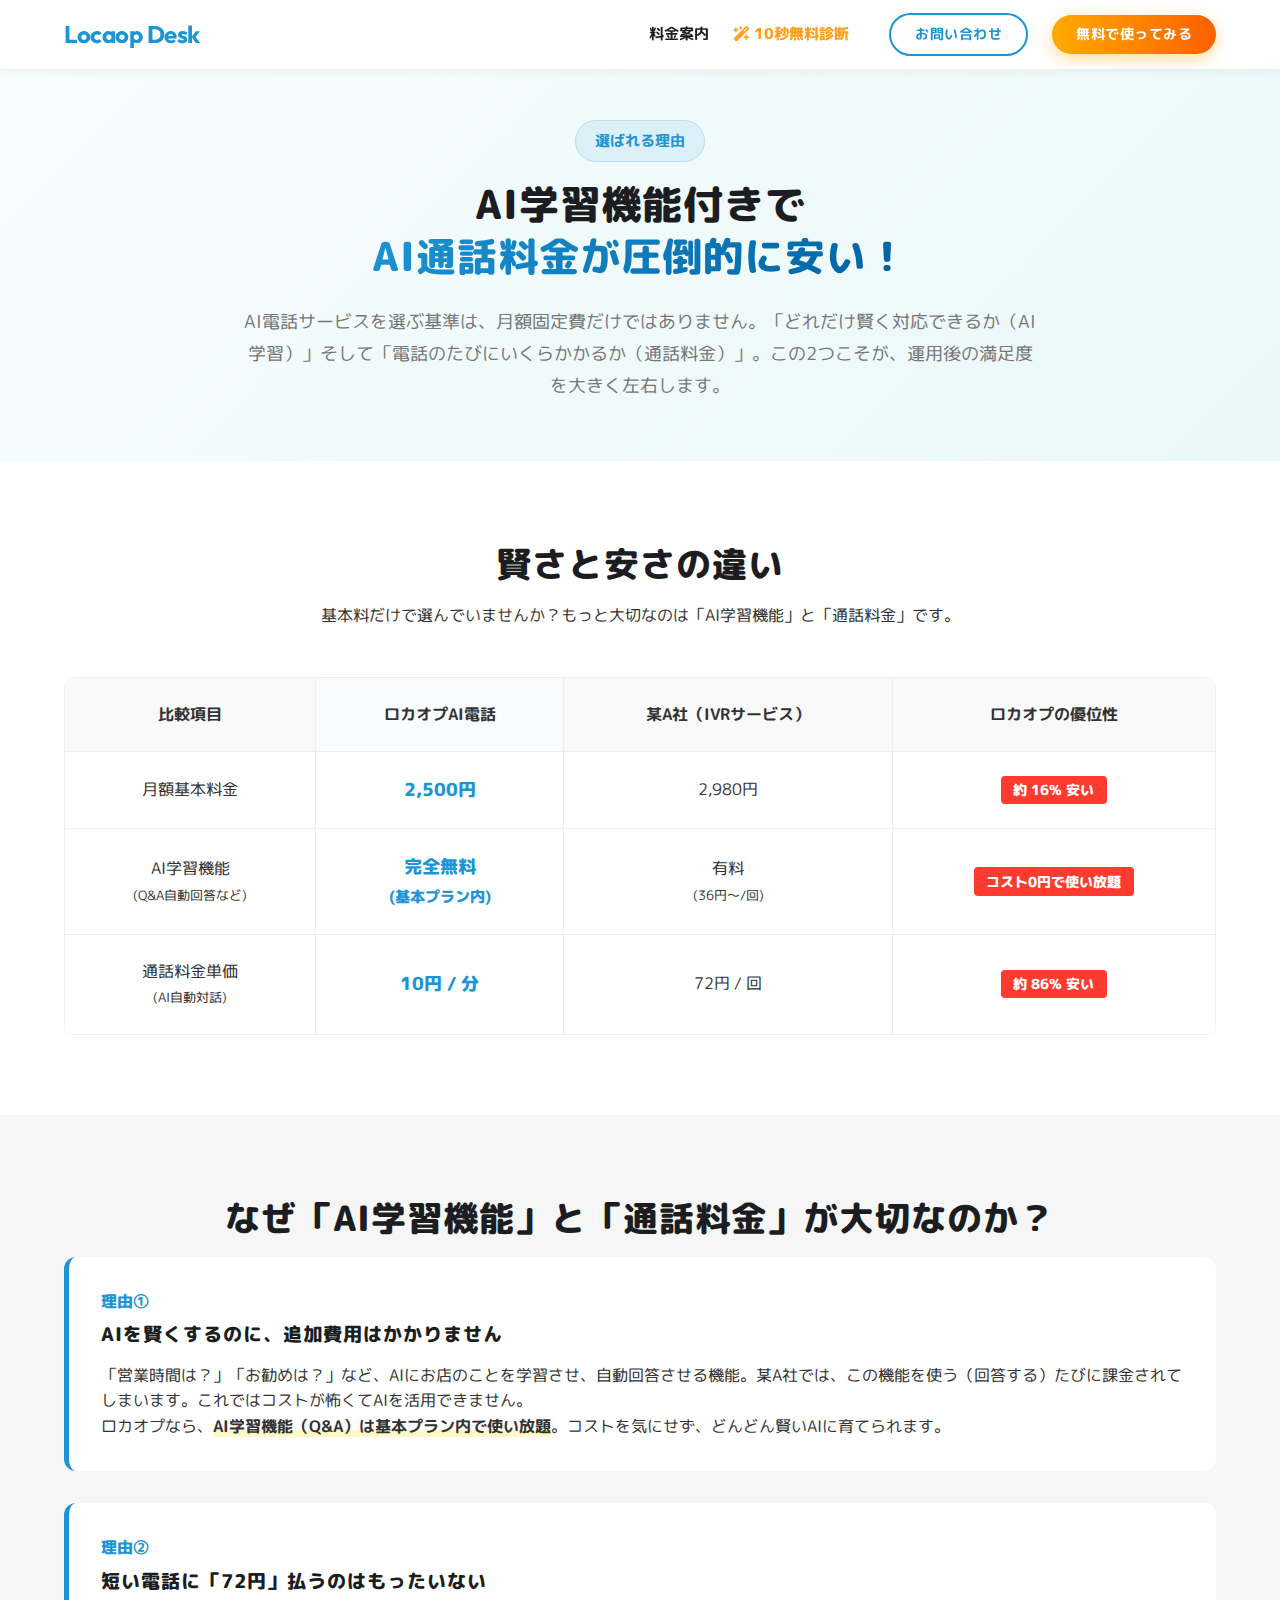
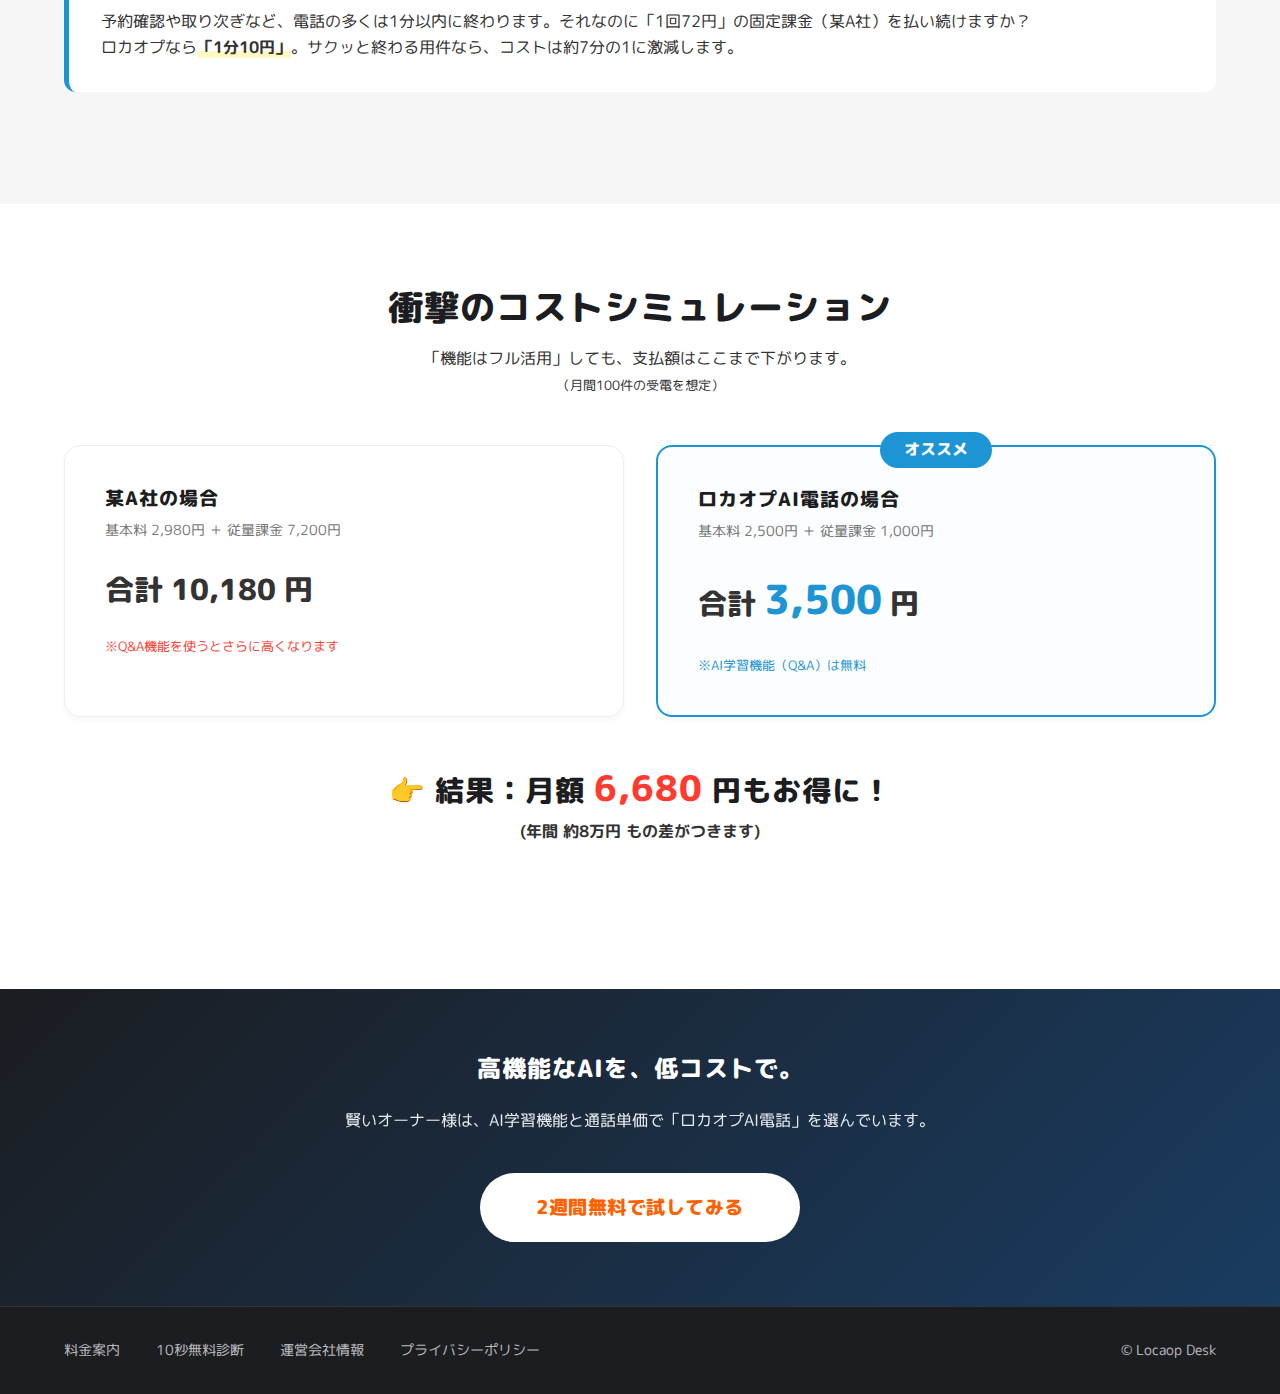
<file: pricing.html>
<!DOCTYPE html>
<html lang="ja">

<head>
    <meta charset="UTF-8">
    <meta name="viewport" content="width=device-width, initial-scale=1.0">
    <title>料金案内 | Locaop Desk (ロカオプデスク)</title>
    <meta name="description"
        content="ロカオプデスクの料金案内ページ。AI学習機能付きで基本料2,500円、通話料金も業界最安級。他社との圧倒的なコストパフォーマンスの違いを比較表でご確認いただけます。">
    <link rel="preconnect" href="https://fonts.googleapis.com">
    <link rel="preconnect" href="https://fonts.gstatic.com" crossorigin>
    <link
        href="https://fonts.googleapis.com/css2?family=M+PLUS+Rounded+1c:wght@400;500;700;800&family=Noto+Sans+JP:wght@400;500;700&family=Outfit:wght@500;700&display=swap"
        rel="stylesheet">
    <link rel="stylesheet" href="style.css">
    <link rel="stylesheet" href="https://cdnjs.cloudflare.com/ajax/libs/font-awesome/6.4.0/css/all.min.css">
</head>

<body>
    <!-- Header -->
    <header class="header">
        <div class="container header-container">
            <div class="logo">
                <a href="index.html" class="logo-text">Locaop Desk</a>
            </div>
            <nav class="header-nav">
                <a href="pricing.html" class="nav-link">料金案内</a>
                <a href="guide.html" class="nav-link" style="color: var(--accent); font-weight: 800;"><i
                        class="fa-solid fa-wand-magic-sparkles"></i> 10秒無料診断</a>
                <a href="guide.html" class="btn btn-outline" style="margin-left: 1rem;">お問い合わせ</a>
                <a href="guide.html" class="btn btn-primary">無料で使ってみる</a>
            </nav>
        </div>
    </header>

    <!-- Pricing Hero -->
    <section class="pricing-hero">
        <div class="container">
            <span class="trust-badge" style="margin-bottom: 1rem;">選ばれる理由</span>
            <h1 class="pricing-title">
                AI学習機能付きで<br>
                <span class="text-gradient">AI通話料金が圧倒的に安い！</span>
            </h1>
            <p style="font-size: 1.1rem; color: var(--text-light); max-width: 800px; margin: 0 auto; line-height: 1.8;">
                AI電話サービスを選ぶ基準は、月額固定費だけではありません。「どれだけ賢く対応できるか（AI学習）」そして「電話のたびにいくらかかるか（通話料金）」。この2つこそが、運用後の満足度を大きく左右します。
            </p>
        </div>
    </section>

    <!-- Comparison Section -->
    <section class="section">
        <div class="container">
            <h2 class="section-title text-center">賢さと安さの違い</h2>
            <p class="text-center" style="margin-bottom: 2rem;">基本料だけで選んでいませんか？もっと大切なのは「AI学習機能」と「通話料金」です。</p>

            <div class="price-table-container">
                <table class="price-table">
                    <thead>
                        <tr>
                            <th>比較項目</th>
                            <th class="highlight-col">ロカオプAI電話</th>
                            <th>某A社（IVRサービス）</th>
                            <th>ロカオプの優位性</th>
                        </tr>
                    </thead>
                    <tbody>
                        <tr>
                            <td>月額基本料金</td>
                            <td class="locaop-cell">2,500円</td>
                            <td>2,980円</td>
                            <td><span class="advantage-tag">約 16% 安い</span></td>
                        </tr>
                        <tr>
                            <td>AI学習機能<br><small>(Q&A自動回答など)</small></td>
                            <td class="locaop-cell">完全無料<br><small>(基本プラン内)</small></td>
                            <td>有料<br><small>(36円〜/回)</small></td>
                            <td><span class="advantage-tag">コスト0円で使い放題</span></td>
                        </tr>
                        <tr>
                            <td>通話料金単価<br><small>(AI自動対話)</small></td>
                            <td class="locaop-cell">10円 / 分</td>
                            <td>72円 / 回</td>
                            <td><span class="advantage-tag">約 86% 安い</span></td>
                        </tr>
                    </tbody>
                </table>
            </div>
        </div>
    </section>

    <!-- Detailed Reasons -->
    <section class="section bg-light">
        <div class="container">
            <h2 class="section-title text-center">なぜ「AI学習機能」と「通話料金」が大切なのか？</h2>

            <div class="benefit-block">
                <span class="reason-tag">理由①</span>
                <h3>AIを賢くするのに、追加費用はかかりません</h3>
                <p style="margin-top: 1rem;">
                    「営業時間は？」「お勧めは？」など、AIにお店のことを学習させ、自動回答させる機能。某A社では、この機能を使う（回答する）たびに課金されてしまいます。これではコストが怖くてAIを活用できません。<br>
                    ロカオプなら、<span class="highlight-text">AI学習機能（Q&A）は基本プラン内で使い放題</span>。コストを気にせず、どんどん賢いAIに育てられます。</p>
            </div>

            <div class="benefit-block">
                <span class="reason-tag">理由②</span>
                <h3>短い電話に「72円」払うのはもったいない</h3>
                <p style="margin-top: 1rem;">予約確認や取り次ぎなど、電話の多くは1分以内に終わります。それなのに「1回72円」の固定課金（某A社）を払い続けますか？<br>
                    ロカオプなら<span class="highlight-text">「1分10円」</span>。サクッと終わる用件なら、コストは約7分の1に激減します。</p>
            </div>
        </div>
    </section>

    <!-- Simulation -->
    <section class="section">
        <div class="container">
            <h2 class="section-title text-center">衝撃のコストシミュレーション</h2>
            <p class="text-center">「機能はフル活用」しても、支払額はここまで下がります。<br><small>（月間100件の受電を想定）</small></p>

            <div class="sim-grid">
                <div class="sim-card">
                    <h3>某A社の場合</h3>
                    <p style="font-size: 0.9rem; color: var(--text-light); margin-top: 0.5rem;">基本料 2,980円 ＋ 従量課金 7,200円
                    </p>
                    <div class="sim-total">合計 10,180 円</div>
                    <p style="font-size: 0.8rem; color: #f44336;">※Q&A機能を使うとさらに高くなります</p>
                </div>

                <div class="sim-card locaop">
                    <h3>ロカオプAI電話の場合</h3>
                    <p style="font-size: 0.9rem; color: var(--text-light); margin-top: 0.5rem;">基本料 2,500円 ＋ 従量課金 1,000円
                    </p>
                    <div class="sim-total">合計 <span>3,500</span> 円</div>
                    <p style="font-size: 0.8rem; color: var(--primary);">※AI学習機能（Q&A）は無料</p>
                </div>
            </div>

            <div class="text-center" style="margin-top: 3rem;">
                <h3 style="font-size: 1.8rem;">👉 結果：月額 <span style="color: #FF3B30; font-size: 2.2rem;">6,680</span>
                    円もお得に！</h3>
                <p style="font-weight: 700; margin-top: 0.5rem;">(年間 約8万円 もの差がつきます)</p>
            </div>
        </div>
    </section>

    <!-- Final CTA -->
    <section class="pricing-cta">
        <div class="container">
            <h2 style="color: #fff; margin-bottom: 1.5rem;">高機能なAIを、低コストで。</h2>
            <p style="margin-bottom: 2.5rem; opacity: 0.9;">賢いオーナー様は、AI学習機能と通話単価で「ロカオプAI電話」を選んでいます。</p>
            <a href="guide.html" class="btn btn-white btn-lg shadow-pulse-white">2週間無料で試してみる</a>
        </div>
    </section>

    <!-- Footer -->
    <footer class="footer">
        <div class="container footer-container">
            <div class="footer-links">
                <a href="pricing.html">料金案内</a>
                <a href="guide.html">10秒無料診断</a>
                <a href="#">運営会社情報</a>
                <a href="#">プライバシーポリシー</a>
            </div>
            <div class="copyright">
                &copy; Locaop Desk
            </div>
        </div>
    </footer>
</body>

</html>
</file>
<file: style.css>
:root {
    --primary: #1D95D4;
    /* Locaop Branding Blue */
    --primary-dark: #1578aa;
    --navy: #1B1D21;
    /* Dark Contrast */
    --accent: #FF9F1C;
    --cta-gradient: linear-gradient(90deg, #FFAA00 0%, #FF6000 100%);
    /* Locaop Orange Gradient */
    --text-color: #333333;
    --text-light: #777777;
    --bg-light: #F6F6F6;
    /* Light Gray */
    --bg-light-teal: #EAF8F8;
    /* Light Aqua Section */
    --white: #ffffff;
    --font-base: 'M PLUS Rounded 1c', 'Yu Gothic', 'Hiragino Kaku Gothic Pro', sans-serif;
    --font-en: 'Outfit', sans-serif;
    --max-width: 1200px;
}

/* Reset & Global */
* {
    margin: 0;
    padding: 0;
    box-sizing: border-box;
}

html {
    scroll-behavior: smooth;
}

body {
    font-family: var(--font-base);
    color: var(--text-color);
    line-height: 1.6;
    background-color: var(--white);
    -webkit-font-smoothing: antialiased;
}

h1,
h2,
h3,
h4,
h5,
h6 {
    font-weight: 800;
    /* Bolder rounded font looks better */
    line-height: 1.3;
    color: var(--navy);
    letter-spacing: 1px;
}

a {
    text-decoration: none;
    color: inherit;
    transition: all 0.3s ease;
}

ul {
    list-style: none;
}

img {
    max-width: 100%;
    display: block;
}

.container {
    width: 90%;
    max-width: var(--max-width);
    margin: 0 auto;
}

.text-center {
    text-align: center;
}

/* Buttons */
.btn {
    display: inline-block;
    padding: 0.8rem 2.5rem;
    border-radius: 999px;
    /* Pill shape */
    font-weight: 700;
    font-family: var(--font-base);
    cursor: pointer;
    text-align: center;
    border: none;
    letter-spacing: 0.5px;
}

.btn-primary {
    background: var(--cta-gradient);
    color: var(--white);
    box-shadow: 0 5px 15px rgba(255, 170, 0, 0.4);
}

.btn-primary:hover {
    transform: scale(1.05);
    /* Locaop hover style */
    box-shadow: 0 8px 20px rgba(255, 170, 0, 0.5);
}

.btn-outline {
    border: 2px solid var(--primary);
    color: var(--primary);
    background: transparent;
}

.btn-outline:hover {
    background: var(--primary);
    color: var(--white);
}

.btn-white {
    background: var(--white);
    color: #FF6000;
    /* Orange text for white button */
    font-weight: 800;
}

.btn-white:hover {
    background: #f0f0f0;
    transform: translateY(-2px);
}

.btn-lg {
    padding: 1.2rem 3.5rem;
    font-size: 1.2rem;
}

.shadow-pulse {
    animation: pulse-orange 2s infinite;
}

@keyframes pulse-orange {
    0% {
        box-shadow: 0 0 0 0 rgba(255, 170, 0, 0.7);
    }

    70% {
        box-shadow: 0 0 0 15px rgba(255, 170, 0, 0);
    }

    100% {
        box-shadow: 0 0 0 0 rgba(255, 170, 0, 0);
    }
}

/* Header */
.header {
    background: rgba(255, 255, 255, 0.95);
    backdrop-filter: blur(10px);
    position: fixed;
    top: 0;
    left: 0;
    width: 100%;
    z-index: 1000;
    box-shadow: 0 2px 10px rgba(0, 0, 0, 0.05);
    padding: 0.8rem 0;
}

.header-container {
    display: flex;
    justify-content: space-between;
    align-items: center;
}

.logo-text {
    font-family: var(--font-en);
    font-size: 1.5rem;
    font-weight: 700;
    color: var(--primary);
    letter-spacing: -0.5px;
}

.header-nav {
    display: flex;
    align-items: center;
    gap: 1.5rem;
}

.nav-link {
    font-weight: 700;
    color: var(--navy);
    font-size: 0.95rem;
    transition: color 0.3s ease;
}

.nav-link:hover {
    color: var(--primary);
}

.header-nav .btn {
    padding: 0.5rem 1.5rem;
    font-size: 0.9rem;
}

/* Hero Section */
.hero {
    padding-top: 140px;
    /* header + gap */
    padding-bottom: 80px;
    background: linear-gradient(180deg, #F0FBFF 0%, #FFFFFF 100%);
    position: relative;
    overflow: hidden;
}

.hero-container {
    display: flex;
    align-items: center;
    justify-content: space-between;
    gap: 2rem;
}

.hero-content {
    flex: 1;
}

.trust-badge {
    display: inline-flex;
    align-items: center;
    gap: 0.5rem;
    background: rgba(29, 149, 212, 0.1);
    color: var(--primary);
    padding: 0.5rem 1.2rem;
    border-radius: 999px;
    font-weight: 700;
    font-size: 0.95rem;
    margin-bottom: 1.5rem;
    border: 1px solid rgba(29, 149, 212, 0.2);
}

.trust-badge i {
    font-size: 1.1rem;
}

.hero-title {
    font-size: 3rem;
    margin-bottom: 1.5rem;
    line-height: 1.2;
}

.text-gradient {
    background: linear-gradient(135deg, var(--primary) 0%, #0060A0 100%);
    background-clip: text;
    -webkit-background-clip: text;
    -webkit-text-fill-color: transparent;
}

.hero-subtitle {
    font-size: 1.2rem;
    color: var(--text-light);
    margin-bottom: 2.5rem;
    line-height: 1.8;
}

.hero-image {
    flex: 1;
    display: flex;
    justify-content: center;
    position: relative;
}

.image-wrapper {
    position: relative;
    display: flex;
    justify-content: center;
    align-items: center;
}

.hero-mascot {
    width: 100%;
    max-width: 450px;
    height: auto;
    filter: drop-shadow(0 15px 30px rgba(0, 160, 233, 0.2));
    animation: float-mascot 4s ease-in-out infinite;
}

@keyframes float-mascot {

    0%,
    100% {
        transform: translateY(0);
    }

    50% {
        transform: translateY(-15px);
    }
}

.floating-card {
    position: absolute;
    background: var(--white);
    padding: 1rem 1.5rem;
    border-radius: 12px;
    box-shadow: 0 10px 20px rgba(0, 0, 0, 0.08);
    display: flex;
    align-items: center;
    gap: 0.8rem;
    font-weight: bold;
    font-size: 0.9rem;
    color: var(--navy);
    z-index: 2;
    /* Ensure card is above image */
}

.floating-card i {
    color: var(--accent);
}

.card-1 {
    top: 40px;
    left: -20px;
    animation: float 3s ease-in-out infinite;
}

.card-2 {
    bottom: 40px;
    right: -20px;
    animation: float 4s ease-in-out infinite reverse;
}

@keyframes float {

    0%,
    100% {
        transform: translateY(0);
    }

    50% {
        transform: translateY(-10px);
    }
}

/* Sections Global */
.section {
    padding: 5rem 0;
}

.bg-light {
    background-color: var(--bg-light);
}

.section-title {
    font-size: 2.2rem;
    margin-bottom: 1rem;
    color: var(--navy);
    position: relative;
    display: inline-block;
    width: 100%;
}

.section-subtitle {
    font-size: 1.2rem;
    color: var(--primary);
    margin-bottom: 4rem;
    font-weight: 700;
    letter-spacing: 2px;
}

/* Problems */
.section-problems .problems-grid {
    display: flex;
    gap: 2rem;
    justify-content: center;
    margin-top: 3rem;
}

.problem-card {
    background: var(--white);
    padding: 0;
    /* Remove padding to let image sit nicely or adjust */
    padding-bottom: 2rem;
    border-radius: 16px;
    box-shadow: 0 10px 30px rgba(0, 0, 0, 0.05);
    flex: 1;
    text-align: center;
    border: 1px solid #eee;
    transition: transform 0.3s ease;
    overflow: hidden;
    /* For image curve */
}

.problem-card:hover {
    transform: translateY(-5px);
    border-color: var(--primary);
}

.problem-img-wrapper {
    width: 100%;
    height: 220px;
    background: #f9f9f9;
    margin-bottom: 1.5rem;
    display: flex;
    align-items: center;
    justify-content: center;
    overflow: hidden;
}

.problem-img {
    width: 100%;
    height: 100%;
    object-fit: cover;
    transition: transform 0.5s ease;
}

.problem-card:hover .problem-img {
    transform: scale(1.05);
}

.problem-text {
    font-weight: 700;
    color: var(--navy);
}

/* Solutions */
.solution-item {
    display: flex;
    align-items: center;
    gap: 4rem;
    margin-bottom: 5rem;
}

.solution-item.reverse {
    flex-direction: row-reverse;
}

.solution-text {
    flex: 1;
}

.solution-label {
    display: inline-block;
    background: var(--primary);
    color: var(--white);
    padding: 0.4rem 1rem;
    border-radius: 4px;
    font-size: 0.9rem;
    font-weight: bold;
    margin-bottom: 1rem;
    letter-spacing: 1px;
    font-family: var(--font-en);
}

.solution-head {
    font-size: 2rem;
    margin-bottom: 1.5rem;
    color: var(--navy);
}

.solution-desc {
    color: var(--text-light);
    font-size: 1.05rem;
}

.solution-img-box {
    flex: 1;
    height: auto;
    min-height: 350px;
    background: transparent;
    /* Remove bg to let image shine */
    border-radius: 20px;
    display: flex;
    align-items: center;
    justify-content: center;
}

.solution-img {
    width: 100%;
    max-width: 450px;
    height: auto;
    filter: drop-shadow(0 10px 20px rgba(0, 0, 0, 0.05));
    border-radius: 20px;
}

/* CSS Illustration removed - using SVG now */

.features-grid {
    display: grid;
    grid-template-columns: repeat(auto-fit, minmax(280px, 1fr));
    gap: 2rem;
}

.feature-card {
    background: var(--white);
    padding: 2rem;
    border-radius: 12px;
    box-shadow: 0 4px 6px rgba(0, 0, 0, 0.03);
    text-align: center;
}

.feature-card .feature-icon {
    font-size: 2.2rem;
    color: var(--primary);
    width: 90px;
    height: 90px;
    border-radius: 50%;
    display: flex;
    align-items: center;
    justify-content: center;
    line-height: 1;
    margin: 0 auto 1.5rem auto;
    transition: transform 0.3s ease;
    background: rgba(29, 149, 212, 0.08);
    /* Light blue bg */
    border: 1px solid rgba(29, 149, 212, 0.15);
    /* Subtle border */
}

.feature-card:hover .feature-icon {
    transform: scale(1.05);
    background: var(--primary);
    color: var(--white);
    box-shadow: 0 10px 20px rgba(29, 149, 212, 0.2);
}

/* Unified simple icons - no extra individual colors needed */

.feature-card h3 {
    margin-bottom: 0.8rem;
    font-size: 1.25rem;
}

.feature-card p {
    font-size: 0.95rem;
    color: var(--text-light);
}

/* Cases */
.cases-grid {
    display: grid;
    grid-template-columns: repeat(auto-fit, minmax(240px, 1fr));
    gap: 1.5rem;
    margin-top: 3rem;
}

.case-card {
    position: relative;
    height: 280px;
    border-radius: 24px;
    overflow: hidden;
    box-shadow: 0 5px 15px rgba(0, 0, 0, 0.1);
    transition: transform 0.3s ease, box-shadow 0.3s ease;
    cursor: default;
}

.case-card:hover {
    transform: translateY(-5px);
    box-shadow: 0 20px 40px rgba(0, 0, 0, 0.2);
}

.case-img-holder {
    width: 100%;
    height: 100%;
    position: absolute;
    top: 0;
    left: 0;
    z-index: 1;
}

.case-img-holder img {
    width: 100%;
    height: 100%;
    object-fit: cover;
    transition: transform 0.6s ease;
}

.case-card:hover .case-img-holder img {
    transform: scale(1.1);
}

.case-content {
    position: absolute;
    bottom: 0;
    left: 0;
    width: 100%;
    padding: 2rem 1.5rem 1.5rem;
    background: linear-gradient(to top, rgba(0, 0, 0, 0.8) 0%, rgba(0, 0, 0, 0.4) 60%, rgba(0, 0, 0, 0) 100%);
    z-index: 2;
    text-align: left;
    color: var(--white);
}

.case-content h3 {
    font-size: 1.4rem;
    margin-bottom: 0.3rem;
    color: var(--white);
    text-shadow: 0 2px 4px rgba(0, 0, 0, 0.3);
}

.case-content p {
    font-size: 0.95rem;
    color: rgba(255, 255, 255, 0.9);
    font-weight: 500;
}

/* CTA */
.section-cta {
    background: linear-gradient(135deg, var(--navy) 0%, #1a3c61 100%);
    color: var(--white);
    padding: 6rem 0;
}

.cta-title {
    font-size: 2.5rem;
    margin-bottom: 1.5rem;
    color: var(--white);
}

.cta-desc {
    font-size: 1.2rem;
    margin-bottom: 3rem;
    opacity: 0.9;
}

/* Footer */
.footer {
    background: var(--navy);
    color: rgba(255, 255, 255, 0.7);
    padding: 2rem 0;
    font-size: 0.9rem;
    border-top: 1px solid rgba(255, 255, 255, 0.1);
}

.footer-container {
    display: flex;
    justify-content: space-between;
    align-items: center;
}

.footer-links a {
    margin-right: 2rem;
}

.footer-links a:hover {
    color: var(--white);
}


/* Success Stories */
.section-success {
    background: #fff;
    padding-bottom: 5rem;
}

.success-swiper {
    padding-bottom: 3rem;
    padding-left: 1rem;
    padding-right: 1rem;
}

.success-img {
    width: 100%;
    height: auto;
    border-radius: 12px;
    box-shadow: 0 5px 15px rgba(0, 0, 0, 0.08);
    transition: transform 0.3s ease;
}

.success-img:hover {
    transform: translateY(-5px);
}

.swiper-button-next,
.swiper-button-prev {
    color: var(--primary);
}

.swiper-pagination-bullet-active {
    background: var(--primary);
}

/* Pricing Page Styles */
.pricing-hero {
    padding: 120px 0 60px;
    background: linear-gradient(135deg, #f8fdff 0%, #eaf8f8 100%);
    text-align: center;
}

.pricing-title {
    font-size: 2.5rem;
    margin-bottom: 1.5rem;
}

.price-table-container {
    overflow-x: auto;
    margin-top: 3rem;
}

.price-table {
    width: 100%;
    border-collapse: collapse;
    background: var(--white);
    border-radius: 12px;
    overflow: hidden;
    box-shadow: 0 10px 30px rgba(0, 0, 0, 0.05);
}

.price-table th,
.price-table td {
    padding: 1.5rem;
    text-align: center;
    border: 1px solid #eee;
}

.price-table th {
    background: #f9f9f9;
    font-weight: 700;
}

.price-table .highlight-col {
    background: rgba(29, 149, 212, 0.03);
}

.price-table .locaop-cell {
    color: var(--primary);
    font-weight: 800;
    font-size: 1.1rem;
}

.advantage-tag {
    display: inline-block;
    background: #FF3B30;
    color: #fff;
    padding: 0.2rem 0.8rem;
    border-radius: 4px;
    font-size: 0.85rem;
    font-weight: 800;
}

.sim-grid {
    display: grid;
    grid-template-columns: repeat(auto-fit, minmax(300px, 1fr));
    gap: 2rem;
    margin-top: 3rem;
}

.sim-card {
    background: var(--white);
    padding: 2.5rem;
    border-radius: 16px;
    box-shadow: 0 4px 6px rgba(0, 0, 0, 0.03);
    border: 1px solid #eee;
}

.sim-card.locaop {
    border: 2px solid var(--primary);
    position: relative;
    background: rgba(29, 149, 212, 0.02);
}

.sim-card.locaop::before {
    content: "オススメ";
    position: absolute;
    top: -15px;
    left: 50%;
    transform: translateX(-50%);
    background: var(--primary);
    color: #fff;
    padding: 0.3rem 1.5rem;
    border-radius: 99px;
    font-weight: 800;
}

.sim-total {
    font-size: 1.8rem;
    font-weight: 800;
    margin: 1.5rem 0;
}

.sim-total span {
    color: var(--primary);
    font-size: 2.5rem;
}

.highlight-text {
    background: linear-gradient(transparent 70%, #fff9c4 70%);
    font-weight: 700;
}

.benefit-block {
    background: #fff;
    padding: 2rem;
    border-radius: 12px;
    border-left: 5px solid var(--primary);
    margin-bottom: 2rem;
}

.reason-tag {
    display: inline-block;
    color: var(--primary);
    font-weight: 800;
    margin-bottom: 0.5rem;
}

.pricing-cta {
    background: linear-gradient(135deg, var(--navy) 0%, #1a3c61 100%);
    color: #fff;
    padding: 4rem 0;
    text-align: center;
    margin-top: 4rem;
}

/* Media Queries for Table */
@media (max-width: 600px) {
    .price-table {
        font-size: 0.85rem;
    }

    .price-table th,
    .price-table td {
        padding: 0.8rem 0.5rem;
    }
}

/* Media Queries */
@media (min-width: 900px) {

    /* PC specific styles for cases to improve layout */
    .case-card {
        height: auto;
        /* Allow content to define height */
        box-shadow: 0 10px 25px rgba(0, 0, 0, 0.05);
    }

    .case-img-holder {
        position: relative;
        /* Reset absolute */
        height: 180px;
        /* Fixed height image */
        border-bottom: 1px solid rgba(0, 0, 0, 0.05);
    }

    .case-img-holder img {
        transition: transform 0.5s ease;
    }

    .case-card:hover .case-img-holder img {
        transform: scale(1.05);
    }

    .case-content {
        position: relative;
        /* Reset absolute */
        bottom: auto;
        left: auto;
        background: transparent;
        /* Remove gradient */
        padding: 1.5rem;
        color: var(--text-color);
        /* Reset text color */
        text-align: center;
    }

    .case-content h3 {
        color: var(--navy);
        text-shadow: none;
        /* Remove shadow */
        font-size: 1.3rem;
        margin-bottom: 0.5rem;
    }

    .case-content p {
        color: var(--text-light);
        font-weight: normal;
    }
}

@media (max-width: 900px) {
    .container {
        width: 92%;
    }

    .hero-title {
        font-size: 2.5rem;
    }

    .hero-image {
        display: none;
    }

    /* Hide hero image on smaller screens or adjust */

    .solution-item,
    .solution-item.reverse {
        flex-direction: column;
        gap: 2rem;
        text-align: center;
    }

    .solution-img-box {
        width: 100%;
        height: 250px;
    }
}

@media (max-width: 768px) {
    .header-nav {
        display: none;
    }

    /* Simplified menu for mobile, or could implement hamburger */
    /* For this scope, let's keep the nav but maybe stack or simplify */
}

@media (max-width: 600px) {

    /* Mobile styles */
    .header-nav {
        display: none;
        /* Just showing logo for very small screens in this basic prototype */
    }

    .hero {
        padding-top: 100px;
        padding-bottom: 50px;
        text-align: center;
    }

    .hero-title {
        font-size: 2rem;
    }

    .hero-container {
        flex-direction: column;
    }

    .problems-grid {
        flex-direction: column;
        gap: 1rem;
    }

    .cases-row {
        flex-direction: column;
    }

    .section-title {
        font-size: 1.8rem;
    }

    .cta-title {
        font-size: 1.8rem;
    }
}
</file>
